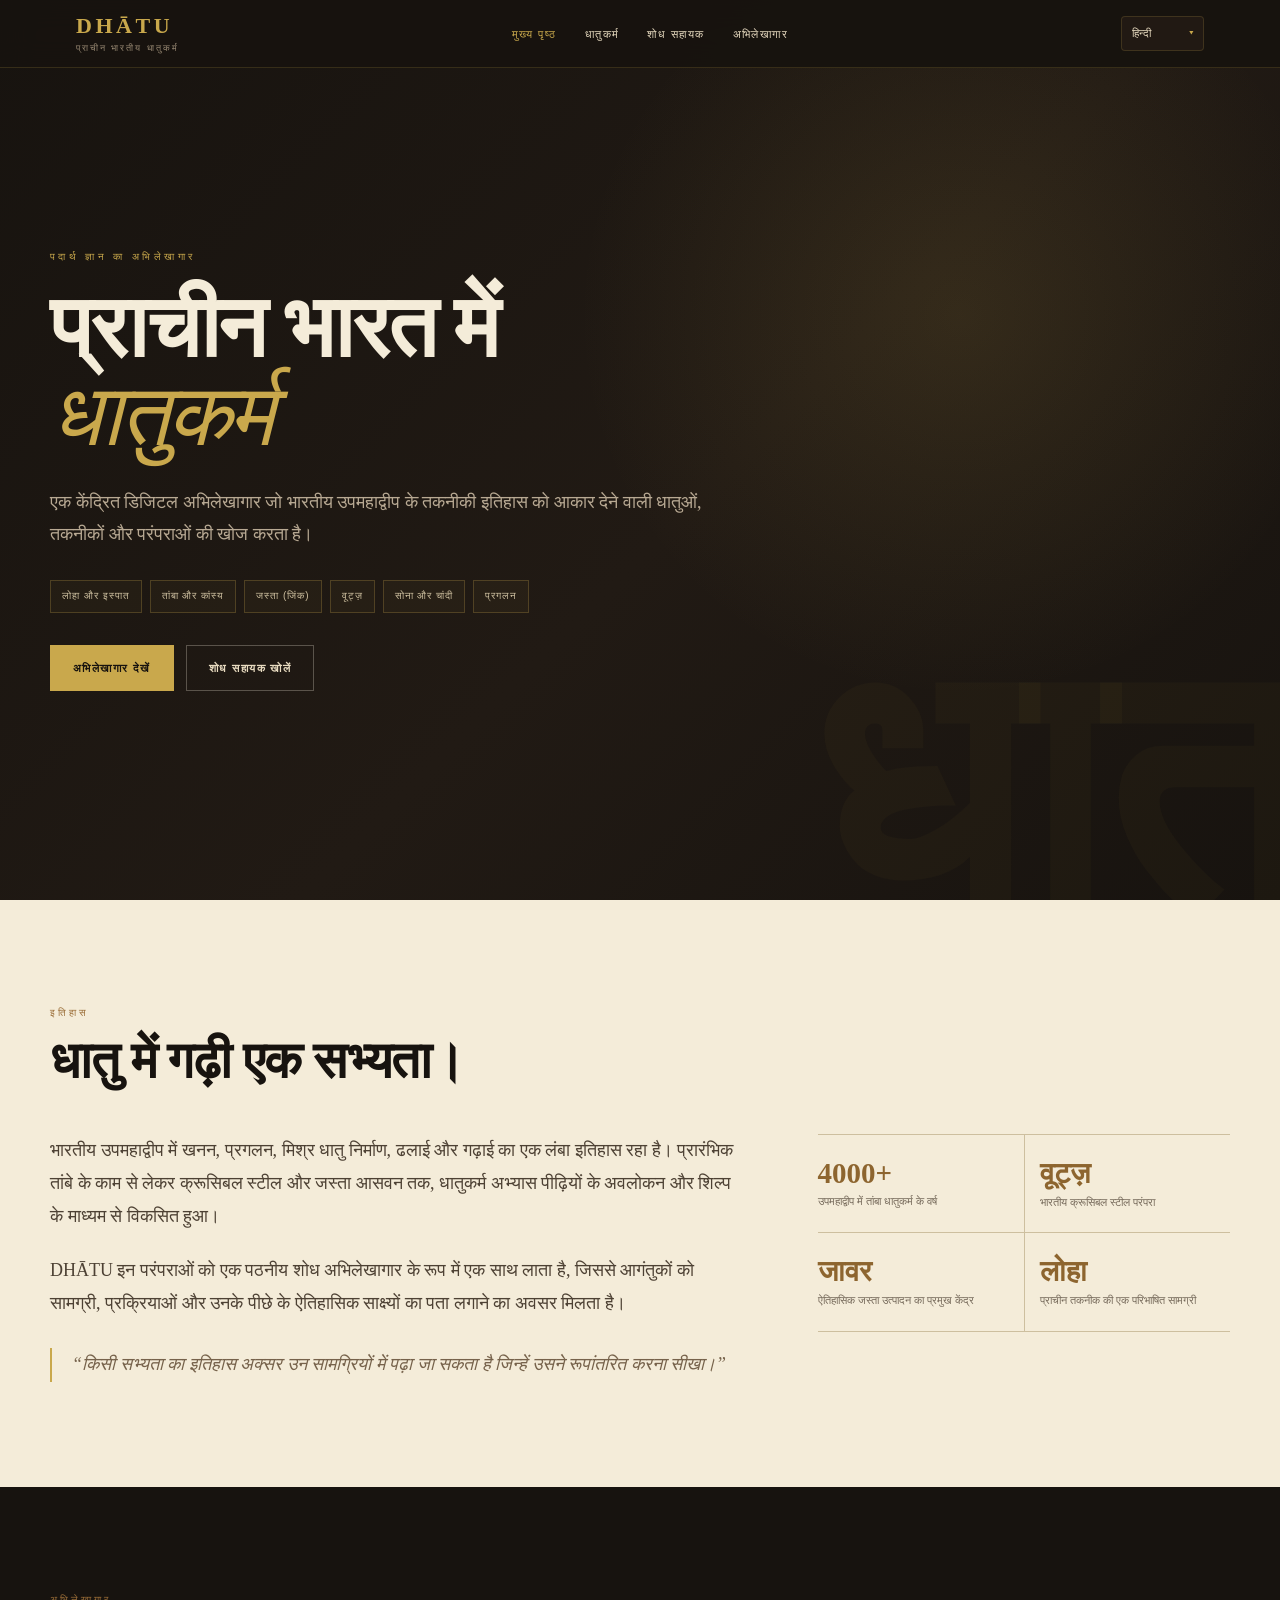
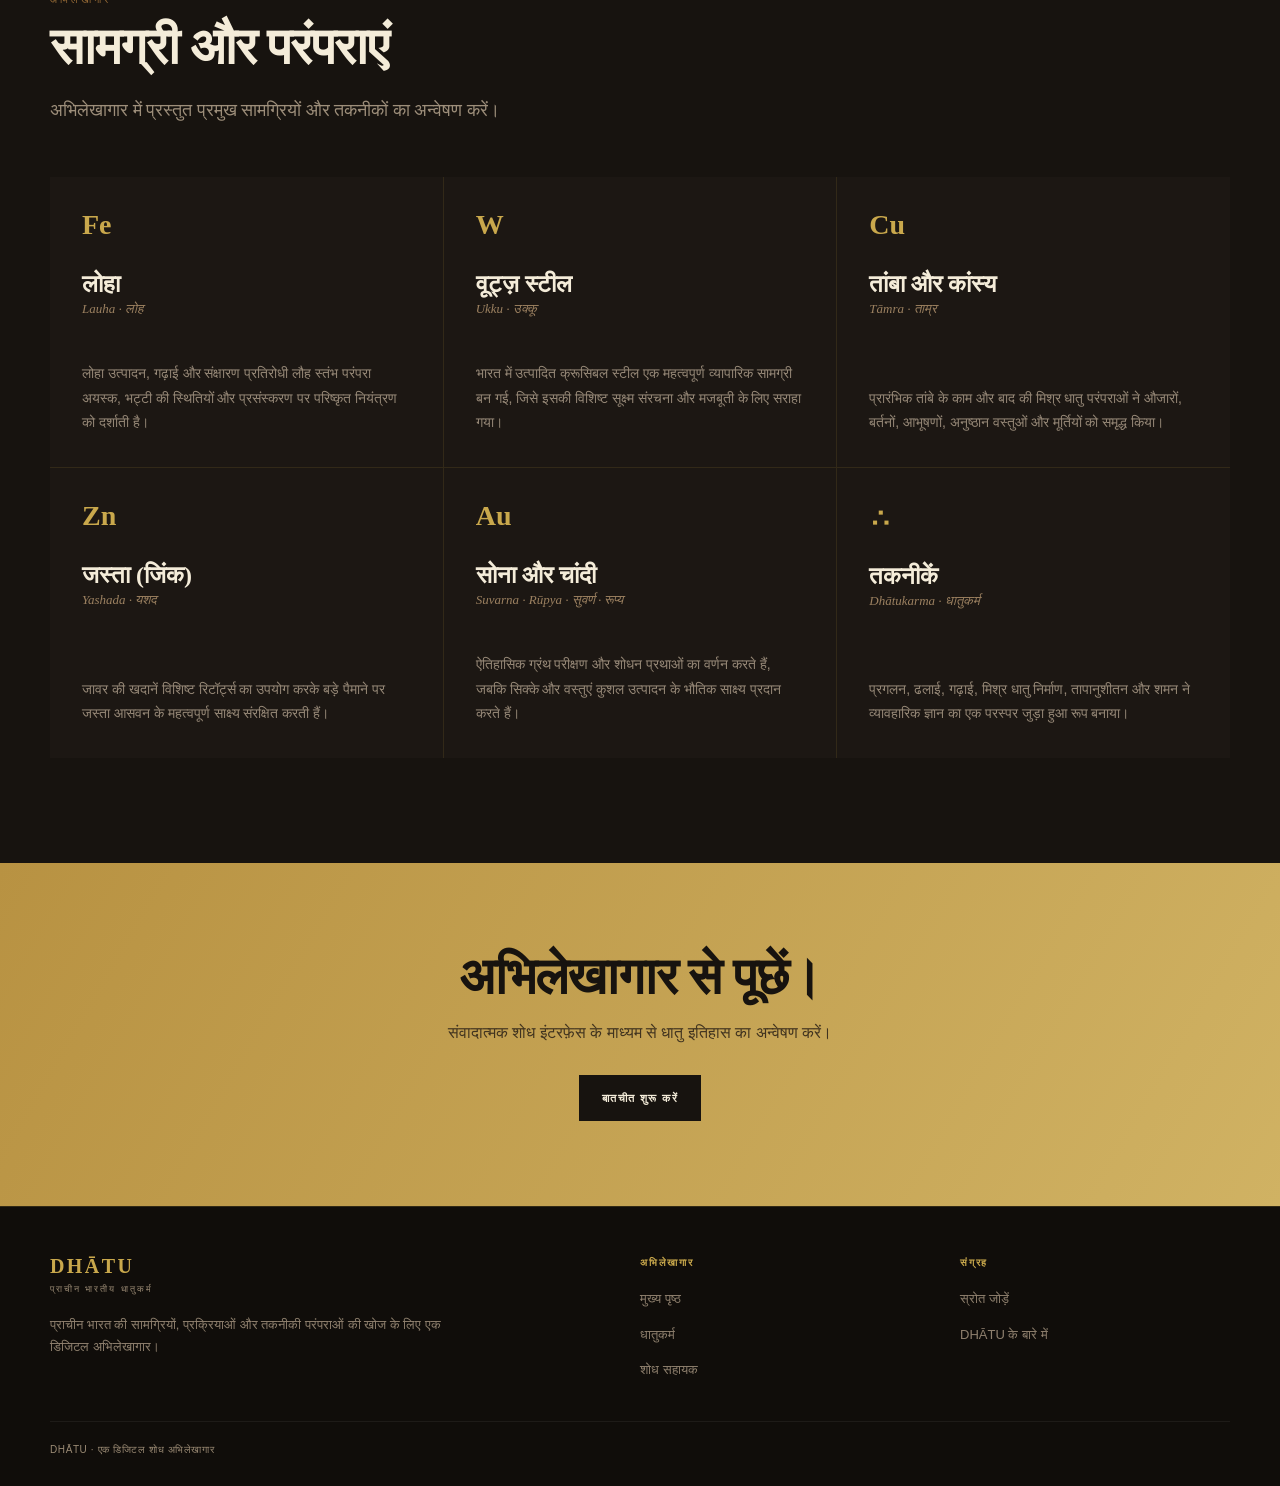
<file: src/main/resources/static/index.html>
<!doctype html>
<html lang="hi" xmlns:th="http://www.thymeleaf.org">
<head>
<meta charset="utf-8">
<meta name="viewport" content="width=device-width,initial-scale=1,maximum-scale=5">
<title id="metaTitle">धातु — प्राचीन भारतीय धातुकर्म</title>
<meta id="metaDesc" name="description" content="प्राचीन भारतीय धातुकर्म की खोज करने वाला एक इंटरैक्टिव अभिलेखागार।">
<style>
:root{
  --ink:#17130f;--ink-2:#211a14;--ink-3:#2d2117;
  --paper:#f4ecd9;--paper-2:#e8dbc0;--muted:#9a8a74;
  --gold:#c9a84c;--gold-2:#e2c875;--copper:#a86d45;
  --line:rgba(201,168,76,.18);--white:#fffaf0;
  --display:Georgia,"Times New Roman",serif;
  --body:"Trebuchet MS",Arial,sans-serif;
  --nav:68px;--ease:cubic-bezier(.2,.8,.2,1);
}
*{box-sizing:border-box;margin:0;padding:0}
html{scroll-behavior:smooth;-webkit-text-size-adjust:100%}
body{font-family:var(--body);background:var(--paper);color:var(--ink);line-height:1.65;overflow-x:hidden;max-width:100vw}
a{color:inherit;text-decoration:none}button,input,textarea,select{font:inherit}
button{cursor:pointer}::selection{background:var(--gold);color:var(--ink)}
:focus-visible{outline:2px solid var(--gold);outline-offset:3px}
.sr{position:absolute;width:1px;height:1px;overflow:hidden;clip:rect(0,0,0,0);white-space:nowrap}

.nav{position:fixed;z-index:1000;top:0;left:0;right:0;height:var(--nav);background:rgba(23,19,15,.96);backdrop-filter:blur(14px);border-bottom:1px solid var(--line)}
.nav-inner{height:100%;max-width:1180px;margin:auto;padding:0 26px;display:flex;align-items:center;justify-content:space-between;gap:18px}
.brand{display:flex;flex-direction:column;line-height:1;min-width:max-content}
.brand strong{font:700 22px/1 var(--display);letter-spacing:.16em;color:var(--gold)}
.brand span{font-size:9px;letter-spacing:.22em;text-transform:uppercase;color:var(--muted);margin-top:7px}
.nav-links{display:flex;align-items:center;gap:28px;list-style:none}
.nav-links a{font-size:11px;letter-spacing:.13em;text-transform:uppercase;color:var(--paper-2);transition:.2s;padding:6px 0}
.nav-links a:hover,.nav-links a[aria-current=page]{color:var(--gold)}
.nav-actions{display:flex;align-items:center;gap:10px}
.lang-wrap{position:relative}
.lang{appearance:none;-webkit-appearance:none;background:#211913;color:var(--paper-2);border:1px solid var(--line);padding:7px 28px 7px 10px;font-size:11px;border-radius:4px;cursor:pointer}
.lang-wrap::after{content:"▾";position:absolute;right:9px;top:50%;transform:translateY(-50%);color:var(--gold);pointer-events:none;font-size:10px}
.lang option{background:#1a1410;color:var(--paper)}
.hamb{display:none;background:none;border:0;padding:8px;cursor:pointer;color:var(--paper-2)}
.hamb i{display:block;width:22px;height:2px;background:var(--paper-2);margin:4px 0;transition:.25s}
.drawer{display:none;position:fixed;z-index:999;top:var(--nav);left:0;right:0;background:rgba(23,19,15,.98);border-bottom:1px solid var(--line);padding:24px 20px;box-shadow:0 12px 30px rgba(0,0,0,.5)}
.drawer.open{display:block;animation:drawerIn .22s ease-out}
.drawer ul{list-style:none;display:grid;gap:16px}
.drawer a{color:var(--paper-2);font-size:14px;letter-spacing:.12em;text-transform:uppercase;display:block;padding:4px 0}
.drawer a:hover{color:var(--gold)}
@keyframes drawerIn{from{opacity:0;transform:translateY(-8px)}to{opacity:1;transform:none}}

.btn{display:inline-flex;align-items:center;justify-content:center;gap:9px;padding:13px 22px;border:1px solid transparent;font-size:11px;font-weight:700;letter-spacing:.13em;text-transform:uppercase;transition:transform .2s var(--ease),background .2s,border-color .2s;text-align:center}
.btn-gold{background:var(--gold);color:var(--ink);border-color:var(--gold)}
.btn-gold:hover{background:var(--gold-2);transform:translateY(-2px)}
.btn-outline{background:transparent;color:var(--paper-2);border-color:rgba(244,236,217,.28)}
.btn-outline:hover{border-color:var(--gold);color:var(--gold);transform:translateY(-2px)}

.footer{background:#100d0a;color:var(--muted);padding:48px 26px 28px;border-top:1px solid var(--line)}
.footer-inner{max-width:1180px;margin:auto}
.footer-grid{display:grid;grid-template-columns:2fr 1fr 1fr;gap:50px;padding-bottom:38px}
.footer h3{font:700 20px var(--display);letter-spacing:.12em;color:var(--gold);margin-bottom:4px}
.footer .sub{font-size:9px;letter-spacing:.22em;text-transform:uppercase;margin-bottom:17px}
.footer p,.footer a{font-size:13px;color:#8f806e}.footer p{max-width:400px;line-height:1.7}
.footer h4{font-size:10px;letter-spacing:.18em;text-transform:uppercase;color:var(--gold);margin-bottom:14px}
.footer ul{list-style:none;display:grid;gap:9px}
.footer a{transition:.2s}.footer a:hover{color:var(--paper-2)}
.footer-bottom{border-top:1px solid rgba(255,255,255,.06);padding-top:20px;font-size:10px;letter-spacing:.06em}

.home-hero{min-height:100vh;background:radial-gradient(circle at 75% 35%,rgba(201,168,76,.12),transparent 34%),linear-gradient(135deg,#17130f 0%,#211a14 55%,#17130f 100%);color:var(--paper);display:grid;place-items:center;position:relative;overflow:hidden;padding:120px 26px 80px}
.home-hero:before{content:"धातु";position:absolute;right:-2vw;bottom:-6vw;font:900 clamp(160px,28vw,400px)/1 var(--display);color:rgba(201,168,76,.035);pointer-events:none;user-select:none}
.hero-inner{max-width:1180px;width:100%;position:relative;z-index:1}
.eyebrow{font-size:10px;letter-spacing:.34em;text-transform:uppercase;color:var(--gold);margin-bottom:18px}
.hero-title{font:600 clamp(40px,6.8vw,92px)/1.02 var(--display);letter-spacing:-.025em;max-width:880px;word-break:break-word}
.hero-title em{font-weight:400;color:var(--gold);font-style:italic}
.hero-copy{max-width:690px;color:#b8a993;font:400 18px/1.75 Georgia,serif;margin:26px 0 30px}
.hero-tags{display:flex;flex-wrap:wrap;gap:8px;max-width:780px}
.hero-tags span{font-size:10px;letter-spacing:.1em;text-transform:uppercase;color:#cdbf9f;border:1px solid rgba(201,168,76,.25);background:rgba(201,168,76,.04);padding:7px 11px}
.hero-actions{display:flex;gap:12px;flex-wrap:wrap;margin-top:32px}

.section{padding:105px 26px}.section-inner{max-width:1180px;margin:auto}
.kicker{font-size:10px;letter-spacing:.3em;text-transform:uppercase;color:#9a6d37;margin-bottom:10px}
.title{font:600 clamp(32px,4vw,54px)/1.12 var(--display);letter-spacing:-.02em;margin-bottom:20px}
.lead{max-width:680px;color:#675948;font:18px/1.75 Georgia,serif}
.about-grid{display:grid;grid-template-columns:1.25fr .75fr;gap:80px;align-items:start;margin-top:45px}
.about-text{font:18px/1.85 Georgia,serif;color:#4d4134}
.about-text p+p{margin-top:20px}
.quote{margin-top:28px;padding-left:20px;border-left:2px solid var(--gold);font-style:italic;color:#76624b}
.stats{display:grid;grid-template-columns:1fr 1fr;border-top:1px solid #cdbf9f}
.stat{padding:22px 15px 22px 0;border-bottom:1px solid #cdbf9f}
.stat:nth-child(even){padding-left:15px;border-left:1px solid #cdbf9f}
.stat-num{font:600 29px var(--display);color:#8d652f}
.stat-label{font-size:11px;color:#766a5b;margin-top:4px;line-height:1.4}

.metal-section{background:var(--ink);color:var(--paper)}
.metal-section .title{color:var(--paper)}
.metal-section .lead{color:#9d8e7a}
.metal-grid{display:grid;grid-template-columns:repeat(3,1fr);gap:1px;background:rgba(201,168,76,.15);margin-top:50px}
.metal-card{background:#1c1713;padding:32px;min-height:290px;transition:.25s;display:flex;flex-direction:column}
.metal-card:hover{background:#241c15;transform:translateY(-3px)}
.symbol{font:600 28px var(--display);color:var(--gold);margin-bottom:30px}
.metal-card h3{font:600 24px var(--display);margin-bottom:3px}
.metal-card .native{font:italic 13px Georgia;color:#9b8060;margin-bottom:14px}
.metal-card p.card-desc{font:14px/1.75 Arial,sans-serif;color:#968877;margin-top:auto}

.cta{background:linear-gradient(120deg,#b89242,#d0b263);padding:85px 26px;text-align:center}
.cta .title{color:var(--ink);max-width:700px;margin:0 auto 15px}
.cta p{max-width:650px;margin:0 auto 28px;color:#40331f;font-size:16px}
.cta .btn{background:var(--ink);color:var(--paper);border-color:var(--ink)}
.cta .btn:hover{background:#281e15;border-color:#281e15;transform:translateY(-2px)}

@media(max-width:860px){
  :root{--nav:60px}
  .nav-links{display:none}
  .hamb{display:block}
  .nav-inner{padding:0 18px}
  .brand strong{font-size:19px}
  .brand span{font-size:8px}
  .about-grid{grid-template-columns:1fr;gap:40px}
  .metal-grid{grid-template-columns:1fr}
  .home-hero{padding:100px 18px 60px}
  .section{padding:70px 18px}
  .hero-copy{font-size:16px;margin:20px 0 24px}
  .hero-title{font-size:clamp(36px,9.5vw,60px);line-height:1.08}
  .footer-grid{grid-template-columns:1fr;gap:28px}
  .cta{padding:60px 18px}
}
@media(max-width:480px){
  .hero-actions{flex-direction:column;width:100%}
  .hero-actions .btn{width:100%}
  .stats{grid-template-columns:1fr}
  .stat:nth-child(even){padding-left:0;border-left:none}
  .stat{padding:16px 0}
}
</style>
</head>
<body>

<nav class="nav" aria-label="Main navigation">
  <div class="nav-inner">
    <a class="brand" href="index.html" aria-label="DHĀTU home">
      <strong>DHĀTU</strong>
      <span id="navSub">Ancient Indian Metallurgy</span>
    </a>
    <ul class="nav-links">
      <li><a href="index.html" data-page="home" id="navHome">Home</a></li>
      <li><a href="index.html#metallurgy" id="navMetallurgy">Metallurgy</a></li>
      <li><a href="chat.html" data-page="chat" id="navChat">Research Assistant</a></li>
      <li><a href="admin.html" data-page="admin" id="navAdmin">Archive</a></li>
    </ul>
    <div class="nav-actions">
      <div class="lang-wrap">
        <label class="sr" for="lang">Language</label>
        <select class="lang" id="lang" aria-label="Select Language">
          <option value="hi">हिन्दी</option>
          <option value="en">English</option>
          <option value="mr">मराठी</option>
          <option value="fr">Français</option>
        </select>
      </div>
      <button class="hamb" id="hamb" aria-label="Open menu" aria-expanded="false"><i></i><i></i><i></i></button>
    </div>
  </div>
</nav>

<div class="drawer" id="drawer">
  <ul>
    <li><a href="index.html" id="drawerHome">Home</a></li>
    <li><a href="index.html#metallurgy" id="drawerMetallurgy">Metallurgy</a></li>
    <li><a href="chat.html" id="drawerChat">Research Assistant</a></li>
    <li><a href="admin.html" id="drawerAdmin">Archive</a></li>
  </ul>
</div>

<main>
<section class="home-hero">
  <div class="hero-inner">
    <div class="eyebrow" id="heroEyebrow">An Archive of Material Knowledge</div>
    <h1 class="hero-title" id="heroTitle">Metallurgy in<br><em>Ancient India</em></h1>
    <p class="hero-copy" id="heroCopy">A focused digital archive exploring the metals, techniques and traditions that shaped the technological history of the Indian subcontinent.</p>
    <div class="hero-tags" id="heroTags">
      <span>Iron & Steel</span>
      <span>Copper & Bronze</span>
      <span>Zinc</span>
      <span>Wootz</span>
      <span>Gold & Silver</span>
      <span>Smelting</span>
    </div>
    <div class="hero-actions">
      <a class="btn btn-gold" href="#metallurgy" id="heroBtnExplore">Explore the Archive</a>
      <a class="btn btn-outline" href="chat.html" id="heroBtnChat">Open Research Assistant</a>
    </div>
  </div>
</section>

<section class="section" id="about">
  <div class="section-inner">
    <div class="kicker" id="storyKicker">The Story</div>
    <h2 class="title" id="storyTitle">A civilisation forged in metal.</h2>
    <div class="about-grid">
      <div class="about-text">
        <p id="storyP1">The Indian subcontinent has a long record of mining, smelting, alloying, casting and forging. From early copper working to crucible steel and zinc distillation, metallurgical practice developed through generations of observation and craft.</p>
        <p id="storyP2">DHĀTU brings these traditions together as a readable research archive, giving visitors a place to explore the materials, processes and historical evidence behind them.</p>
        <div class="quote" id="storyQuote">“The history of a civilisation can often be read in the materials it learned to transform.”</div>
      </div>
      <div class="stats">
        <div class="stat"><div class="stat-num" id="statNum1">4000+</div><div class="stat-label" id="statLabel1">Years of copper metallurgy in the subcontinent</div></div>
        <div class="stat"><div class="stat-num" id="statNum2">Wootz</div><div class="stat-label" id="statLabel2">Indian crucible steel tradition</div></div>
        <div class="stat"><div class="stat-num" id="statNum3">Zawar</div><div class="stat-label" id="statLabel3">Major centre of historic zinc production</div></div>
        <div class="stat"><div class="stat-num" id="statNum4">Iron</div><div class="stat-label" id="statLabel4">A defining material of ancient technology</div></div>
      </div>
    </div>
  </div>
</section>

<section class="section metal-section" id="metallurgy">
  <div class="section-inner">
    <div class="kicker" id="archiveKicker">The Archive</div>
    <h2 class="title" id="archiveTitle">Materials & Traditions</h2>
    <p class="lead" id="archiveLead">Explore the principal materials and techniques represented in the archive.</p>
    <div class="metal-grid">
      <article class="metal-card">
        <div class="symbol">Fe</div>
        <h3 id="metalIronTitle">Iron</h3>
        <div class="native" id="metalIronSub">Lauha · लोह</div>
        <p class="card-desc" id="metalIronDesc">Iron production, forging and the corrosion-resistant Iron Pillar tradition reveal sophisticated control of ore, furnace conditions and processing.</p>
      </article>
      <article class="metal-card">
        <div class="symbol">W</div>
        <h3 id="metalWootzTitle">Wootz Steel</h3>
        <div class="native" id="metalWootzSub">Ukku · उक्कू</div>
        <p class="card-desc" id="metalWootzDesc">Crucible steel produced in India became an important traded material, celebrated for its distinctive microstructure and performance.</p>
      </article>
      <article class="metal-card">
        <div class="symbol">Cu</div>
        <h3 id="metalCopperTitle">Copper & Bronze</h3>
        <div class="native" id="metalCopperSub">Tāmra · ताम्र</div>
        <p class="card-desc" id="metalCopperDesc">Early copper working and later alloying traditions supported tools, vessels, ornaments, ritual objects and sculpture.</p>
      </article>
      <article class="metal-card">
        <div class="symbol">Zn</div>
        <h3 id="metalZincTitle">Zinc</h3>
        <div class="native" id="metalZincSub">Yashada · यशद</div>
        <p class="card-desc" id="metalZincDesc">The mines of Zawar preserve important evidence for large-scale zinc distillation using specialised retorts.</p>
      </article>
      <article class="metal-card">
        <div class="symbol">Au</div>
        <h3 id="metalGoldTitle">Gold & Silver</h3>
        <div class="native" id="metalGoldSub">Suvarna · Rūpya · सुवर्ण · रूप्य</div>
        <p class="card-desc" id="metalGoldDesc">Historical texts describe assaying and refining practices, while coins and objects provide material evidence of skilled production.</p>
      </article>
      <article class="metal-card">
        <div class="symbol">∴</div>
        <h3 id="metalTechTitle">Techniques</h3>
        <div class="native" id="metalTechSub">Dhātukarma · धातुकर्म</div>
        <p class="card-desc" id="metalTechDesc">Smelting, casting, forging, alloying, annealing and quenching formed an interconnected body of practical knowledge.</p>
      </article>
    </div>
  </div>
</section>

<section class="cta">
  <h2 class="title" id="ctaTitle">Ask the archive.</h2>
  <p id="ctaLead">Explore the material history through a conversational research interface.</p>
  <a class="btn" href="chat.html" id="ctaBtn">Start a Conversation</a>
</section>
</main>

<footer class="footer">
  <div class="footer-inner">
    <div class="footer-grid">
      <div>
        <h3>DHĀTU</h3>
        <div class="sub" id="footerSub">Ancient Indian Metallurgy</div>
        <p id="footerDesc">A digital archive for exploring the materials, processes and technological traditions of ancient India.</p>
      </div>
      <div>
        <h4 id="footerArchiveHead">Archive</h4>
        <ul>
          <li><a href="index.html" id="footerNavHome">Home</a></li>
          <li><a href="#metallurgy" id="footerNavMetallurgy">Metallurgy</a></li>
          <li><a href="chat.html" id="footerNavChat">Research Assistant</a></li>
        </ul>
      </div>
      <div>
        <h4 id="footerCollectionHead">Collection</h4>
        <ul>
          <li><a href="admin.html" id="footerNavAdmin">Add a Source</a></li>
          <li><a href="#about" id="footerNavAbout">About DHĀTU</a></li>
        </ul>
      </div>
    </div>
    <div class="footer-bottom" id="footerBottom">DHĀTU · A digital research archive</div>
  </div>
</footer>

<script>
const TRANSLATIONS = {
  hi: {
    metaTitle: "धातु — प्राचीन भारतीय धातुकर्म",
    metaDesc: "प्राचीन भारतीय धातुकर्म की खोज करने वाला एक इंटरैक्टिव अभिलेखागार।",
    navSub: "प्राचीन भारतीय धातुकर्म",
    navHome: "मुख्य पृष्ठ",
    navMetallurgy: "धातुकर्म",
    navChat: "शोध सहायक",
    navAdmin: "अभिलेखागार",
    heroEyebrow: "पदार्थ ज्ञान का अभिलेखागार",
    heroTitle: "प्राचीन भारत में<br><em>धातुकर्म</em>",
    heroCopy: "एक केंद्रित डिजिटल अभिलेखागार जो भारतीय उपमहाद्वीप के तकनीकी इतिहास को आकार देने वाली धातुओं, तकनीकों और परंपराओं की खोज करता है।",
    heroTags: ["लोहा और इस्पात","तांबा और कांस्य","जस्ता (जिंक)","वूट्ज़","सोना और चांदी","प्रगलन"],
    heroBtnExplore: "अभिलेखागार देखें",
    heroBtnChat: "शोध सहायक खोलें",
    storyKicker: "इतिहास",
    storyTitle: "धातु में गढ़ी एक सभ्यता।",
    storyP1: "भारतीय उपमहाद्वीप में खनन, प्रगलन, मिश्र धातु निर्माण, ढलाई और गढ़ाई का एक लंबा इतिहास रहा है। प्रारंभिक तांबे के काम से लेकर क्रूसिबल स्टील और जस्ता आसवन तक, धातुकर्म अभ्यास पीढ़ियों के अवलोकन और शिल्प के माध्यम से विकसित हुआ।",
    storyP2: "DHĀTU इन परंपराओं को एक पठनीय शोध अभिलेखागार के रूप में एक साथ लाता है, जिससे आगंतुकों को सामग्री, प्रक्रियाओं और उनके पीछे के ऐतिहासिक साक्ष्यों का पता लगाने का अवसर मिलता है।",
    storyQuote: "“किसी सभ्यता का इतिहास अक्सर उन सामग्रियों में पढ़ा जा सकता है जिन्हें उसने रूपांतरित करना सीखा।”",
    statNum1: "4000+",
    statLabel1: "उपमहाद्वीप में तांबा धातुकर्म के वर्ष",
    statNum2: "वूट्ज़",
    statLabel2: "भारतीय क्रूसिबल स्टील परंपरा",
    statNum3: "जावर",
    statLabel3: "ऐतिहासिक जस्ता उत्पादन का प्रमुख केंद्र",
    statNum4: "लोहा",
    statLabel4: "प्राचीन तकनीक की एक परिभाषित सामग्री",
    archiveKicker: "अभिलेखागार",
    archiveTitle: "सामग्री और परंपराएं",
    archiveLead: "अभिलेखागार में प्रस्तुत प्रमुख सामग्रियों और तकनीकों का अन्वेषण करें।",
    metalIronTitle: "लोहा",
    metalIronSub: "Lauha · लोह",
    metalIronDesc: "लोहा उत्पादन, गढ़ाई और संक्षारण प्रतिरोधी लौह स्तंभ परंपरा अयस्क, भट्टी की स्थितियों और प्रसंस्करण पर परिष्कृत नियंत्रण को दर्शाती है।",
    metalWootzTitle: "वूट्ज़ स्टील",
    metalWootzSub: "Ukku · उक्कू",
    metalWootzDesc: "भारत में उत्पादित क्रूसिबल स्टील एक महत्वपूर्ण व्यापारिक सामग्री बन गई, जिसे इसकी विशिष्ट सूक्ष्म संरचना और मजबूती के लिए सराहा गया।",
    metalCopperTitle: "तांबा और कांस्य",
    metalCopperSub: "Tāmra · ताम्र",
    metalCopperDesc: "प्रारंभिक तांबे के काम और बाद की मिश्र धातु परंपराओं ने औजारों, बर्तनों, आभूषणों, अनुष्ठान वस्तुओं और मूर्तियों को समृद्ध किया।",
    metalZincTitle: "जस्ता (जिंक)",
    metalZincSub: "Yashada · यशद",
    metalZincDesc: "जावर की खदानें विशिष्ट रिटॉर्ट्स का उपयोग करके बड़े पैमाने पर जस्ता आसवन के महत्वपूर्ण साक्ष्य संरक्षित करती हैं।",
    metalGoldTitle: "सोना और चांदी",
    metalGoldSub: "Suvarna · Rūpya · सुवर्ण · रूप्य",
    metalGoldDesc: "ऐतिहासिक ग्रंथ परीक्षण और शोधन प्रथाओं का वर्णन करते हैं, जबकि सिक्के और वस्तुएं कुशल उत्पादन के भौतिक साक्ष्य प्रदान करते हैं।",
    metalTechTitle: "तकनीकें",
    metalTechSub: "Dhātukarma · धातुकर्म",
    metalTechDesc: "प्रगलन, ढलाई, गढ़ाई, मिश्र धातु निर्माण, तापानुशीतन और शमन ने व्यावहारिक ज्ञान का एक परस्पर जुड़ा हुआ रूप बनाया।",
    ctaTitle: "अभिलेखागार से पूछें।",
    ctaLead: "संवादात्मक शोध इंटरफ़ेस के माध्यम से धातु इतिहास का अन्वेषण करें।",
    ctaBtn: "बातचीत शुरू करें",
    footerSub: "प्राचीन भारतीय धातुकर्म",
    footerDesc: "प्राचीन भारत की सामग्रियों, प्रक्रियाओं और तकनीकी परंपराओं की खोज के लिए एक डिजिटल अभिलेखागार।",
    footerArchiveHead: "अभिलेखागार",
    footerCollectionHead: "संग्रह",
    footerNavAdmin: "स्रोत जोड़ें",
    footerNavAbout: "DHĀTU के बारे में",
    footerBottom: "DHĀTU · एक डिजिटल शोध अभिलेखागार"
  },
  en: {
    metaTitle: "DHĀTU — Ancient Indian Metallurgy",
    metaDesc: "An interactive archive exploring ancient Indian metallurgy.",
    navSub: "Ancient Indian Metallurgy",
    navHome: "Home",
    navMetallurgy: "Metallurgy",
    navChat: "Research Assistant",
    navAdmin: "Archive",
    heroEyebrow: "An Archive of Material Knowledge",
    heroTitle: "Metallurgy in<br><em>Ancient India</em>",
    heroCopy: "A focused digital archive exploring the metals, techniques and traditions that shaped the technological history of the Indian subcontinent.",
    heroTags: ["Iron & Steel","Copper & Bronze","Zinc","Wootz","Gold & Silver","Smelting"],
    heroBtnExplore: "Explore the Archive",
    heroBtnChat: "Open Research Assistant",
    storyKicker: "The Story",
    storyTitle: "A civilisation forged in metal.",
    storyP1: "The Indian subcontinent has a long record of mining, smelting, alloying, casting and forging. From early copper working to crucible steel and zinc distillation, metallurgical practice developed through generations of observation and craft.",
    storyP2: "DHĀTU brings these traditions together as a readable research archive, giving visitors a place to explore the materials, processes and historical evidence behind them.",
    storyQuote: "“The history of a civilisation can often be read in the materials it learned to transform.”",
    statNum1: "4000+",
    statLabel1: "Years of copper metallurgy in the subcontinent",
    statNum2: "Wootz",
    statLabel2: "Indian crucible steel tradition",
    statNum3: "Zawar",
    statLabel3: "Major centre of historic zinc production",
    statNum4: "Iron",
    statLabel4: "A defining material of ancient technology",
    archiveKicker: "The Archive",
    archiveTitle: "Materials & Traditions",
    archiveLead: "Explore the principal materials and techniques represented in the archive.",
    metalIronTitle: "Iron",
    metalIronSub: "Lauha · लोह",
    metalIronDesc: "Iron production, forging and the corrosion-resistant Iron Pillar tradition reveal sophisticated control of ore, furnace conditions and processing.",
    metalWootzTitle: "Wootz Steel",
    metalWootzSub: "Ukku",
    metalWootzDesc: "Crucible steel produced in India became an important traded material, celebrated for its distinctive microstructure and performance.",
    metalCopperTitle: "Copper & Bronze",
    metalCopperSub: "Tāmra · ताम्र",
    metalCopperDesc: "Early copper working and later alloying traditions supported tools, vessels, ornaments, ritual objects and sculpture.",
    metalZincTitle: "Zinc",
    metalZincSub: "Yashada · यशद",
    metalZincDesc: "The mines of Zawar preserve important evidence for large-scale zinc distillation using specialised retorts.",
    metalGoldTitle: "Gold & Silver",
    metalGoldSub: "Suvarna · Rūpya",
    metalGoldDesc: "Historical texts describe assaying and refining practices, while coins and objects provide material evidence of skilled production.",
    metalTechTitle: "Techniques",
    metalTechSub: "Dhātukarma · धातुकर्म",
    metalTechDesc: "Smelting, casting, forging, alloying, annealing and quenching formed an interconnected body of practical knowledge.",
    ctaTitle: "Ask the archive.",
    ctaLead: "Explore the material history through a conversational research interface.",
    ctaBtn: "Start a Conversation",
    footerSub: "Ancient Indian Metallurgy",
    footerDesc: "A digital archive for exploring the materials, processes and technological traditions of ancient India.",
    footerArchiveHead: "Archive",
    footerCollectionHead: "Collection",
    footerNavAdmin: "Add a Source",
    footerNavAbout: "About DHĀTU",
    footerBottom: "DHĀTU · A digital research archive"
  },
  mr: {
    metaTitle: "धातू — प्राचीन भारतीय धातुकर्म",
    metaDesc: "प्राचीन भारतीय धातुकर्माचा अभ्यास करणारे डिजिटल संशोधन संग्रहालय.",
    navSub: "प्राचीन भारतीय धातुकर्म",
    navHome: "मुख्य पृष्ठ",
    navMetallurgy: "धातुकर्म",
    navChat: "संशोधन सहाय्यक",
    navAdmin: "संग्रह",
    heroEyebrow: "पदार्थ ज्ञानाचा संग्रह",
    heroTitle: "प्राचीन भारतात<br><em>धातुकर्म</em>",
    heroCopy: "भारतीय उपखंडाचा तांत्रिक इतिहास घडवणाऱ्या धातू, तंत्रज्ञान आणि परंपरांचा शोध घेणारा डिजिटल संग्रह.",
    heroTags: ["लोखंड आणि पोलाद","तांबे आणि कांस्य","जस्त (झिंक)","वुट्झ","सोने आणि चांदी","वितळवणे"],
    heroBtnExplore: "संग्रह पहा",
    heroBtnChat: "संशोधन सहाय्यक उघडा",
    storyKicker: "इतिहास",
    storyTitle: "धातूमध्ये घडलेली एक संस्कृती.",
    storyP1: "भारतीय उपखंडात खाणकाम, वितळवणे, मिश्रधातू निर्मिती आणि घडणीचा समृद्ध इतिहास आहे.",
    storyP2: "DHĀTU या सर्व परंपरांना एका संशोधन संग्रहाच्या रूपात एकत्र आणते.",
    storyQuote: "“एखाद्या संस्कृतीचा इतिहास तिने रूपांतरित केलेल्या पदार्थांवरून ओळखता येतो.”",
    statNum1: "4000+",
    statLabel1: "उपखंडातील तांबे धातुकर्माची वर्षे",
    statNum2: "वुट्झ",
    statLabel2: "भारतीय क्रूसिबल स्टील परंपरा",
    statNum3: "जावर",
    statLabel3: "ऐतिहासिक जस्त उत्पादनाचे प्रमुख केंद्र",
    statNum4: "लोखंड",
    statLabel4: "प्राचीन तंत्रज्ञानाचा पाया",
    archiveKicker: "संग्रह",
    archiveTitle: "साहित्य आणि परंपरा",
    archiveLead: "संग्रहातील प्रमुख धातू आणि तंत्रज्ञानाचा शोध घ्या.",
    metalIronTitle: "लोखंड",
    metalIronSub: "Lauha · लोह",
    metalIronDesc: "लोह उत्पादन, घडणी आणि गंज-प्रतिरोधक लोहस्तंभ परंपरा प्राचीन कौशल्याचे दर्शन घडवते.",
    metalWootzTitle: "वुट्झ स्टील",
    metalWootzSub: "Ukku · उक्कू",
    metalWootzDesc: "भारतात तयार झालेले क्रूसिबल स्टील आपल्या अद्वितीय रचनेसाठी जगभर प्रसिद्ध होते.",
    metalCopperTitle: "तांबे आणि कांस्य",
    metalCopperSub: "Tāmra · ताम्र",
    metalCopperDesc: "तांब्याचे सुरुवातीचे काम आणि मिश्रधातू परंपरांनी हत्यारे आणि शिल्पकलेला समृद्ध केले.",
    metalZincTitle: "जस्त (झिंक)",
    metalZincSub: "Yashada · यशद",
    metalZincDesc: "जावरच्या खाणी मोठ्या प्रमाणावर जस्त शुद्धीकरणाचे पुरावे दर्शवतात.",
    metalGoldTitle: "सोने आणि चांदी",
    metalGoldSub: "Suvarna · Rūpya",
    metalGoldDesc: "प्राचीन ग्रंथांमध्ये धातू शुद्धीकरणाचे नियम आणि नाण्यांचे पुरावे उपलब्ध आहेत.",
    metalTechTitle: "तंत्रज्ञान",
    metalTechSub: "Dhātukarma · धातुकर्म",
    metalTechDesc: "वितळवणे, ओतकाम, घडणी आणि शमन हे सर्व व्यावहारिक ज्ञानाचा भाग होते.",
    ctaTitle: "संग्रहाला विचारा.",
    ctaLead: "संवादात्मक संशोधन प्रणालीद्वारे इतिहास जाणून घ्या.",
    ctaBtn: "संभाषण सुरू करा",
    footerSub: "प्राचीन भारतीय धातुकर्म",
    footerDesc: "प्राचीन भारताच्या तांत्रिक परंपरांचा शोध घेणारा डिजिटल संग्रह.",
    footerArchiveHead: "संग्रह",
    footerCollectionHead: "विभाग",
    footerNavAdmin: "दस्तऐवज जोडा",
    footerNavAbout: "DHĀTU बद्दल",
    footerBottom: "DHĀTU · डिजिटल संशोधन संग्रह"
  },
  fr: {
    metaTitle: "DHĀTU — Métallurgie de l'Inde Ancienne",
    metaDesc: "Une archive interactive explorant la métallurgie de l'Inde ancienne.",
    navSub: "Métallurgie de l'Inde Ancienne",
    navHome: "Accueil",
    navMetallurgy: "Métallurgie",
    navChat: "Assistant de Recherche",
    navAdmin: "Archives",
    heroEyebrow: "Une Archive du Savoir Matériel",
    heroTitle: "La Métallurgie dans<br><em>l'Inde Ancienne</em>",
    heroCopy: "Une archive numérique explorant les métaux, techniques et traditions qui ont façonné l'histoire technologique du sous-continent indien.",
    heroTags: ["Fer & Acier","Cuivre & Bronze","Zinc","Wootz","Or & Argent","Fonte"],
    heroBtnExplore: "Explorer l'Archive",
    heroBtnChat: "Ouvrir l'Assistant",
    storyKicker: "L'Histoire",
    storyTitle: "Une civilisation forgée dans le métal.",
    storyP1: "Le sous-continent indien possède une longue tradition d'extraction, de fonte, d'alliage et de forge.",
    storyP2: "DHĀTU rassemble ces traditions sous forme d'une archive de recherche accessible.",
    storyQuote: "“L'histoire d'une civilisation se lit souvent dans les matériaux qu'elle a appris à transformer.”",
    statNum1: "4000+",
    statLabel1: "Années de métallurgie du cuivre",
    statNum2: "Wootz",
    statLabel2: "Tradition indienne de l'acier au creuset",
    statNum3: "Zawar",
    statLabel3: "Centre historique de distillation du zinc",
    statNum4: "Fer",
    statLabel4: "Matériau emblématique des technologies anciennes",
    archiveKicker: "Les Archives",
    archiveTitle: "Matériaux & Traditions",
    archiveLead: "Découvrez les principaux matériaux et techniques présentés dans l'archive.",
    metalIronTitle: "Fer",
    metalIronSub: "Lauha · Fer",
    metalIronDesc: "La production et le célèbre pilier de fer résistant à la corrosion témoignent d'une grande maîtrise.",
    metalWootzTitle: "Acier Wootz",
    metalWootzSub: "Ukku",
    metalWootzDesc: "L'acier au creuset produit en Inde était célèbre pour sa microstructure distinctive.",
    metalCopperTitle: "Cuivre & Bronze",
    metalCopperSub: "Tāmra · Cuivre",
    metalCopperDesc: "Le travail du cuivre a permis la création d'outils, récipients et sculptures remarquables.",
    metalZincTitle: "Zinc",
    metalZincSub: "Yashada · Zinc",
    metalZincDesc: "Les mines de Zawar conservent les preuves d'une distillation du zinc à grande échelle.",
    metalGoldTitle: "Or & Argent",
    metalGoldSub: "Suvarna · Rūpya",
    metalGoldDesc: "Les textes historiques décrivent les procédés de raffinage et d'orfèvrerie.",
    metalTechTitle: "Techniques",
    metalTechSub: "Dhātukarma · Métallurgie",
    metalTechDesc: "Fonte, moulage, forge, trempe et alliage formaient un savoir pratique interconnecté.",
    ctaTitle: "Interrogez l'archive.",
    ctaLead: "Explorez l'histoire matérielle à travers une interface conversationnelle.",
    ctaBtn: "Démarrer une Conversation",
    footerSub: "Métallurgie de l'Inde Ancienne",
    footerDesc: "Une archive numérique pour explorer les traditions technologiques de l'Inde ancienne.",
    footerArchiveHead: "Archives",
    footerCollectionHead: "Collection",
    footerNavAdmin: "Ajouter une Source",
    footerNavAbout: "À propos de DHĀTU",
    footerBottom: "DHĀTU · Archive numérique de recherche"
  }
};

function applyLanguage(lang){
  const t = TRANSLATIONS[lang] || TRANSLATIONS.hi;
  document.documentElement.lang = lang;
  localStorage.setItem('dhatu_lang', lang);

  document.title = t.metaTitle;
  const metaDesc = document.getElementById('metaDesc');
  if(metaDesc) metaDesc.content = t.metaDesc;

  const setHtml = (id, val) => { const el = document.getElementById(id); if(el && val !== undefined) el.innerHTML = val; };
  const setText = (id, val) => { const el = document.getElementById(id); if(el && val !== undefined) el.textContent = val; };

  setText('navSub', t.navSub);
  setText('navHome', t.navHome);
  setText('navMetallurgy', t.navMetallurgy);
  setText('navChat', t.navChat);
  setText('navAdmin', t.navAdmin);

  setText('drawerHome', t.navHome);
  setText('drawerMetallurgy', t.navMetallurgy);
  setText('drawerChat', t.navChat);
  setText('drawerAdmin', t.navAdmin);

  setText('heroEyebrow', t.heroEyebrow);
  setHtml('heroTitle', t.heroTitle);
  setText('heroCopy', t.heroCopy);
  setText('heroBtnExplore', t.heroBtnExplore);
  setText('heroBtnChat', t.heroBtnChat);

  const heroTags = document.getElementById('heroTags');
  if(heroTags && t.heroTags){
    heroTags.innerHTML = t.heroTags.map(tag => `<span>${tag}</span>`).join('');
  }

  setText('storyKicker', t.storyKicker);
  setText('storyTitle', t.storyTitle);
  setText('storyP1', t.storyP1);
  setText('storyP2', t.storyP2);
  setText('storyQuote', t.storyQuote);
  setText('statNum1', t.statNum1);
  setText('statLabel1', t.statLabel1);
  setText('statNum2', t.statNum2);
  setText('statLabel2', t.statLabel2);
  setText('statNum3', t.statNum3);
  setText('statLabel3', t.statLabel3);
  setText('statNum4', t.statNum4);
  setText('statLabel4', t.statLabel4);

  setText('archiveKicker', t.archiveKicker);
  setText('archiveTitle', t.archiveTitle);
  setText('archiveLead', t.archiveLead);

  setText('metalIronTitle', t.metalIronTitle);
  setText('metalIronSub', t.metalIronSub);
  setText('metalIronDesc', t.metalIronDesc);

  setText('metalWootzTitle', t.metalWootzTitle);
  setText('metalWootzSub', t.metalWootzSub);
  setText('metalWootzDesc', t.metalWootzDesc);

  setText('metalCopperTitle', t.metalCopperTitle);
  setText('metalCopperSub', t.metalCopperSub);
  setText('metalCopperDesc', t.metalCopperDesc);

  setText('metalZincTitle', t.metalZincTitle);
  setText('metalZincSub', t.metalZincSub);
  setText('metalZincDesc', t.metalZincDesc);

  setText('metalGoldTitle', t.metalGoldTitle);
  setText('metalGoldSub', t.metalGoldSub);
  setText('metalGoldDesc', t.metalGoldDesc);

  setText('metalTechTitle', t.metalTechTitle);
  setText('metalTechSub', t.metalTechSub);
  setText('metalTechDesc', t.metalTechDesc);

  setText('ctaTitle', t.ctaTitle);
  setText('ctaLead', t.ctaLead);
  setText('ctaBtn', t.ctaBtn);

  setText('footerSub', t.footerSub);
  setText('footerDesc', t.footerDesc);
  setText('footerArchiveHead', t.footerArchiveHead);
  setText('footerCollectionHead', t.footerCollectionHead);
  setText('footerNavHome', t.navHome);
  setText('footerNavMetallurgy', t.navMetallurgy);
  setText('footerNavChat', t.navChat);
  setText('footerNavAdmin', t.footerNavAdmin);
  setText('footerNavAbout', t.footerNavAbout);
  setText('footerBottom', t.footerBottom);

  const langSelect = document.getElementById('lang');
  if(langSelect && langSelect.value !== lang) langSelect.value = lang;
}

function setupNavigation(page){
  const links = document.querySelectorAll('.nav-links a');
  links.forEach(a => { if(a.dataset.page === page) a.setAttribute('aria-current','page'); });
  const h = document.getElementById('hamb'), d = document.getElementById('drawer');
  h?.addEventListener('click', (e) => {
    e.stopPropagation();
    const open = d.classList.toggle('open');
    h.setAttribute('aria-expanded', String(open));
  });
  d?.querySelectorAll('a').forEach(a => a.addEventListener('click', () => {
    d.classList.remove('open');
    h?.setAttribute('aria-expanded', 'false');
  }));
  document.addEventListener('click', (e) => {
    if(d && d.classList.contains('open') && !d.contains(e.target) && !h?.contains(e.target)){
      d.classList.remove('open');
      h?.setAttribute('aria-expanded', 'false');
    }
  });

  const langSelect = document.getElementById('lang');
  const currentLang = localStorage.getItem('dhatu_lang') || 'hi';
  if(langSelect) {
    langSelect.value = currentLang;
    langSelect.addEventListener('change', () => applyLanguage(langSelect.value));
  }
  applyLanguage(currentLang);
}

setupNavigation('home');
</script>
</body>
</html>
</file>
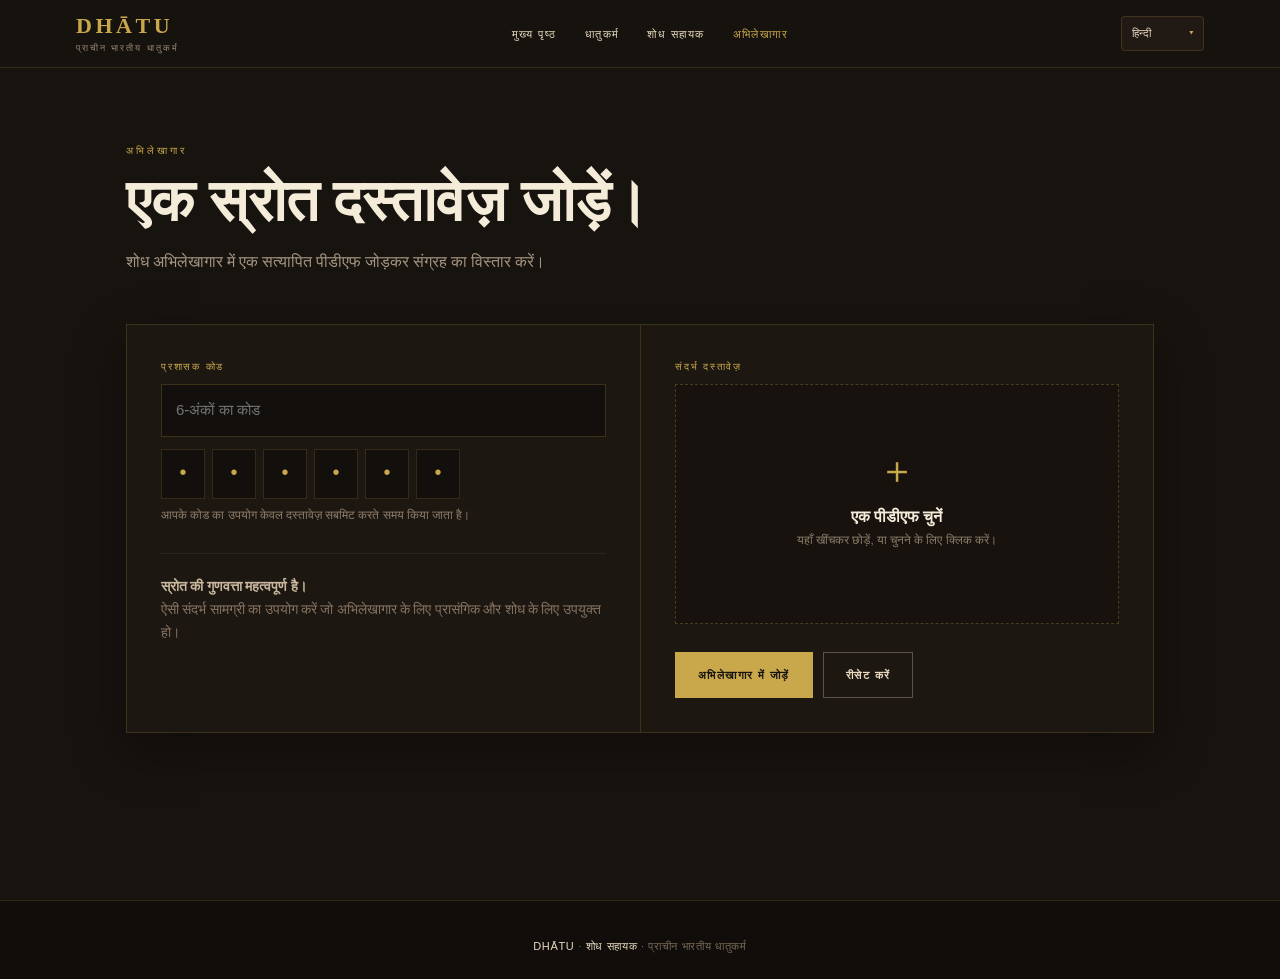
<file: src/main/resources/static/admin.html>
<!doctype html>
<html lang="hi" xmlns:th="http://www.thymeleaf.org">
<head>
<meta charset="utf-8">
<meta name="viewport" content="width=device-width,initial-scale=1,maximum-scale=5">
<title id="metaTitle">अभिलेखागार — DHĀTU</title>
<meta id="metaDesc" name="description" content="DHĀTU अभिलेखागार में स्रोत दस्तावेज़ जोड़ें।">
<style>
:root{
  --ink:#17130f;--ink-2:#211a14;--ink-3:#2d2117;
  --paper:#f4ecd9;--paper-2:#e8dbc0;--muted:#9a8a74;
  --gold:#c9a84c;--gold-2:#e2c875;--copper:#a86d45;
  --line:rgba(201,168,76,.18);--white:#fffaf0;
  --display:Georgia,"Times New Roman",serif;
  --body:"Trebuchet MS",Arial,sans-serif;
  --nav:68px;--ease:cubic-bezier(.2,.8,.2,1);
}
*{box-sizing:border-box;margin:0;padding:0}
html{scroll-behavior:smooth;-webkit-text-size-adjust:100%}
body{font-family:var(--body);background:var(--paper);color:var(--ink);line-height:1.65;overflow-x:hidden;max-width:100vw}
a{color:inherit;text-decoration:none}button,input,textarea,select{font:inherit}
button{cursor:pointer}::selection{background:var(--gold);color:var(--ink)}
:focus-visible{outline:2px solid var(--gold);outline-offset:3px}
.sr{position:absolute;width:1px;height:1px;overflow:hidden;clip:rect(0,0,0,0);white-space:nowrap}

.nav{position:fixed;z-index:1000;top:0;left:0;right:0;height:var(--nav);background:rgba(23,19,15,.96);backdrop-filter:blur(14px);border-bottom:1px solid var(--line)}
.nav-inner{height:100%;max-width:1180px;margin:auto;padding:0 26px;display:flex;align-items:center;justify-content:space-between;gap:18px}
.brand{display:flex;flex-direction:column;line-height:1;min-width:max-content}
.brand strong{font:700 22px/1 var(--display);letter-spacing:.16em;color:var(--gold)}
.brand span{font-size:9px;letter-spacing:.22em;text-transform:uppercase;color:var(--muted);margin-top:7px}
.nav-links{display:flex;align-items:center;gap:28px;list-style:none}
.nav-links a{font-size:11px;letter-spacing:.13em;text-transform:uppercase;color:var(--paper-2);transition:.2s;padding:6px 0}
.nav-links a:hover,.nav-links a[aria-current=page]{color:var(--gold)}
.nav-actions{display:flex;align-items:center;gap:10px}
.lang-wrap{position:relative}
.lang{appearance:none;-webkit-appearance:none;background:#211913;color:var(--paper-2);border:1px solid var(--line);padding:7px 28px 7px 10px;font-size:11px;border-radius:4px;cursor:pointer}
.lang-wrap::after{content:"▾";position:absolute;right:9px;top:50%;transform:translateY(-50%);color:var(--gold);pointer-events:none;font-size:10px}
.lang option{background:#1a1410;color:var(--paper)}
.hamb{display:none;background:none;border:0;padding:8px;cursor:pointer;color:var(--paper-2)}
.hamb i{display:block;width:22px;height:2px;background:var(--paper-2);margin:4px 0;transition:.25s}
.drawer{display:none;position:fixed;z-index:999;top:var(--nav);left:0;right:0;background:rgba(23,19,15,.98);border-bottom:1px solid var(--line);padding:24px 20px;box-shadow:0 12px 30px rgba(0,0,0,.5)}
.drawer.open{display:block;animation:drawerIn .22s ease-out}
.drawer ul{list-style:none;display:grid;gap:16px}
.drawer a{color:var(--paper-2);font-size:14px;letter-spacing:.12em;text-transform:uppercase;display:block;padding:4px 0}
.drawer a:hover{color:var(--gold)}
@keyframes drawerIn{from{opacity:0;transform:translateY(-8px)}to{opacity:1;transform:none}}

.btn{display:inline-flex;align-items:center;justify-content:center;gap:9px;padding:13px 22px;border:1px solid transparent;font-size:11px;font-weight:700;letter-spacing:.13em;text-transform:uppercase;transition:transform .2s var(--ease),background .2s,border-color .2s;text-align:center}
.btn-gold{background:var(--gold);color:var(--ink);border-color:var(--gold)}
.btn-gold:hover{background:var(--gold-2);transform:translateY(-2px)}
.btn-outline{background:transparent;color:var(--paper-2);border-color:rgba(244,236,217,.28)}
.btn-outline:hover{border-color:var(--gold);color:var(--gold);transform:translateY(-2px)}

.admin-page{min-height:100dvh;background:#17130f;color:var(--paper);padding-top:var(--nav);display:flex;flex-direction:column}
.admin-main{width:100%;max-width:1080px;margin:auto;padding:75px 26px 90px;flex:1}
.admin-heading{max-width:700px;margin-bottom:48px}
.admin-heading .eyebrow{font-size:10px;letter-spacing:.3em;text-transform:uppercase;color:var(--gold);margin-bottom:12px}
.admin-heading h1{font:600 clamp(36px,5vw,58px)/1.05 var(--display)}
.admin-heading p{color:#a69580;font:16px/1.7 Georgia,serif;margin-top:16px}
.admin-card{display:grid;grid-template-columns:1fr 1fr;border:1px solid var(--line);background:#1d1712;box-shadow:0 18px 45px rgba(0,0,0,.35)}
.admin-panel{padding:34px}
.admin-panel+.admin-panel{border-left:1px solid var(--line)}
.field{margin-bottom:28px}
.label{display:block;font-size:10px;letter-spacing:.18em;text-transform:uppercase;color:var(--gold);margin-bottom:9px}
.hint{font-size:11.5px;color:#8e7e6a;margin-top:8px;line-height:1.55}
.input{width:100%;background:#130f0c;border:1px solid rgba(201,168,76,.22);color:var(--paper);padding:13px 14px;font-size:15px}
.input:focus{outline:none;border-color:var(--gold)}
.code-row{display:flex;gap:7px;margin-top:12px;width:100%}
.digit{flex:1;max-width:44px;height:50px;border:1px solid rgba(201,168,76,.18);background:#130f0c;display:grid;place-items:center;color:var(--gold);font:20px monospace}
.digit.filled{border-color:rgba(201,168,76,.55);background:#1a140f}
.drop{min-height:240px;border:1px dashed rgba(201,168,76,.28);background:#17120e;display:grid;place-items:center;text-align:center;padding:25px;position:relative;transition:.2s;cursor:pointer}
.drop:hover,.drop.over{border-color:var(--gold);background:#1d1711}
.drop input{position:absolute;inset:0;width:100%;height:100%;opacity:0;cursor:pointer}
.drop-icon{font:38px var(--display);color:var(--gold);margin-bottom:12px}
.drop h2{font:600 16px var(--display);color:var(--paper)}
.drop p{font-size:11.5px;color:#8e7e6a;margin-top:5px}
.file-name{color:var(--gold);font-size:12px;margin-top:14px;word-break:break-word}
.actions{display:flex;gap:10px;flex-wrap:wrap;margin-top:28px}
.status{display:none;margin-top:18px;padding:12px 14px;border:1px solid rgba(201,168,76,.2);font-size:12px;line-height:1.5}
.status.show{display:block}
.status.ok{color:#b9d39e;border-color:rgba(130,180,100,.28);background:rgba(100,160,80,.07)}
.status.error{color:#e1a28d;border-color:rgba(180,80,50,.28);background:rgba(150,60,40,.07)}
.admin-note{margin-top:22px;padding-top:22px;border-top:1px solid rgba(255,255,255,.06);font:13.5px/1.7 Georgia,serif;color:#857461}
.admin-note strong{color:#c8b79d;font-weight:600}

.footer{background:#100d0a;color:var(--muted);padding:36px 26px 24px;border-top:1px solid var(--line)}
.footer-inner{max-width:1180px;margin:auto}
.footer-bottom{font-size:11px;letter-spacing:.06em;text-align:center;color:#786958}
.footer-bottom a{color:var(--paper-2);transition:.2s}
.footer-bottom a:hover{color:var(--gold)}

@media(max-width:860px){
  :root{--nav:60px}
  .nav-links{display:none}
  .hamb{display:block}
  .nav-inner{padding:0 18px}
  .brand strong{font-size:19px}
  .brand span{font-size:8px}
  .admin-main{padding:45px 18px 60px}
  .admin-card{grid-template-columns:1fr}
  .admin-panel+.admin-panel{border-left:0;border-top:1px solid var(--line)}
  .admin-panel{padding:24px 18px}
  .actions .btn{flex:1;min-width:120px}
}
@media(max-width:480px){
  .digit{height:44px;font-size:17px}
  .code-row{gap:5px}
  .actions{flex-direction:column}
  .actions .btn{width:100%}
}
</style>
</head>
<body>

<nav class="nav" aria-label="Main navigation">
  <div class="nav-inner">
    <a class="brand" href="index.html" aria-label="DHĀTU home">
      <strong>DHĀTU</strong>
      <span id="navSub">Ancient Indian Metallurgy</span>
    </a>
    <ul class="nav-links">
      <li><a href="index.html" data-page="home" id="navHome">Home</a></li>
      <li><a href="index.html#metallurgy" id="navMetallurgy">Metallurgy</a></li>
      <li><a href="chat.html" data-page="chat" id="navChat">Research Assistant</a></li>
      <li><a href="admin.html" data-page="admin" id="navAdmin">Archive</a></li>
    </ul>
    <div class="nav-actions">
      <div class="lang-wrap">
        <label class="sr" for="lang">Language</label>
        <select class="lang" id="lang" aria-label="Select Language">
          <option value="hi">हिन्दी</option>
          <option value="en">English</option>
          <option value="mr">मराठी</option>
          <option value="fr">Français</option>
        </select>
      </div>
      <button class="hamb" id="hamb" aria-label="Open menu" aria-expanded="false"><i></i><i></i><i></i></button>
    </div>
  </div>
</nav>

<div class="drawer" id="drawer">
  <ul>
    <li><a href="index.html" id="drawerHome">Home</a></li>
    <li><a href="index.html#metallurgy" id="drawerMetallurgy">Metallurgy</a></li>
    <li><a href="chat.html" id="drawerChat">Research Assistant</a></li>
    <li><a href="admin.html" id="drawerAdmin">Archive</a></li>
  </ul>
</div>

<main class="admin-page">
  <div class="admin-main">
    <div class="admin-heading">
      <div class="eyebrow" id="eyebrowText">Archive</div>
      <h1 id="headingText">Add a source document.</h1>
      <p id="subheadingText">Expand the collection by adding a verified PDF to the research archive.</p>
    </div>

    <div class="admin-card">
      <section class="admin-panel">
        <div class="field">
          <label class="label" for="code" id="labelCode">Administrator code</label>
          <input class="input" id="code" type="password" inputmode="numeric" maxlength="6" autocomplete="off" placeholder="6-digit code">
          <div class="code-row" aria-hidden="true">
            <div class="digit" id="d0">•</div>
            <div class="digit" id="d1">•</div>
            <div class="digit" id="d2">•</div>
            <div class="digit" id="d3">•</div>
            <div class="digit" id="d4">•</div>
            <div class="digit" id="d5">•</div>
          </div>
          <div class="hint" id="codeHint">Your code is used only when the document is submitted.</div>
        </div>
        <div class="admin-note">
          <strong id="noteHead">Source quality matters.</strong><br>
          <span id="noteBody">Use reference material that is relevant to the archive and suitable for research.</span>
        </div>
      </section>

      <section class="admin-panel">
        <div class="field">
          <label class="label" id="labelDoc">Reference document</label>
          <div class="drop" id="drop" tabindex="0">
            <input id="file" type="file" accept="application/pdf,.pdf" aria-label="Choose PDF">
            <div>
              <div class="drop-icon">＋</div>
              <h2 id="dropTitle">Choose a PDF</h2>
              <p id="dropSub">Drag and drop here, or click to browse.</p>
              <div class="file-name" id="filename"></div>
            </div>
          </div>
        </div>
        <div class="actions">
          <button class="btn btn-gold" id="submit" type="button">Add to Archive</button>
          <button class="btn btn-outline" id="reset" type="button">Reset</button>
        </div>
        <div class="status" id="status" role="status" aria-live="polite"></div>
      </section>
    </div>
  </div>
</main>

<footer class="footer">
  <div class="footer-inner">
    <div class="footer-bottom">
      <a href="index.html">DHĀTU</a> · <a href="chat.html" id="footerChatLink">Research Assistant</a> · <span id="footerText">Ancient Indian Metallurgy</span>
    </div>
  </div>
</footer>

<script>
const TRANSLATIONS = {
  hi: {
    metaTitle: "अभिलेखागार — DHĀTU",
    metaDesc: "DHĀTU अभिलेखागार में स्रोत दस्तावेज़ जोड़ें।",
    navSub: "प्राचीन भारतीय धातुकर्म",
    navHome: "मुख्य पृष्ठ",
    navMetallurgy: "धातुकर्म",
    navChat: "शोध सहायक",
    navAdmin: "अभिलेखागार",
    eyebrowText: "अभिलेखागार",
    headingText: "एक स्रोत दस्तावेज़ जोड़ें।",
    subheadingText: "शोध अभिलेखागार में एक सत्यापित पीडीएफ जोड़कर संग्रह का विस्तार करें।",
    labelCode: "प्रशासक कोड",
    placeholderCode: "6-अंकों का कोड",
    codeHint: "आपके कोड का उपयोग केवल दस्तावेज़ सबमिट करते समय किया जाता है।",
    noteHead: "स्रोत की गुणवत्ता महत्वपूर्ण है।",
    noteBody: "ऐसी संदर्भ सामग्री का उपयोग करें जो अभिलेखागार के लिए प्रासंगिक और शोध के लिए उपयुक्त हो।",
    labelDoc: "संदर्भ दस्तावेज़",
    dropTitle: "एक पीडीएफ चुनें",
    dropSub: "यहाँ खींचकर छोड़ें, या चुनने के लिए क्लिक करें।",
    submitBtn: "अभिलेखागार में जोड़ें",
    resetBtn: "रीसेट करें",
    submittingBtn: "जोड़ा जा रहा है…",
    footerChatLink: "शोध सहायक",
    footerText: "प्राचीन भारतीय धातुकर्म",
    errCodeInput: "6-अंकों का प्रशासक कोड दर्ज करें।",
    errSelectFile: "आगे बढ़ने से पहले एक पीडीएफ दस्तावेज़ चुनें।",
    errInvalidPdf: "कृपया एक पीडीएफ दस्तावेज़ चुनें।",
    successMsg: "दस्तावेज़ को अभिलेखागार में सफलतापूर्वक जोड़ दिया गया है।",
    errCodeInvalid: "प्रशासक कोड अमान्य है।",
    errTooLarge: "दस्तावेज़ अभिलेखागार के लिए बहुत बड़ा है।",
    errOnlyPdf: "केवल पीडीएफ दस्तावेज़ स्वीकार किए जाते हैं।",
    errServer: "अभिलेखागार दस्तावेज़ को संसाधित नहीं कर सका। कृपया पुनः प्रयास करें।",
    errGeneral: "अभिलेखागार इस समय अनुपलब्ध है। कृपया पुनः प्रयास करें।"
  },
  en: {
    metaTitle: "Archive — DHĀTU",
    metaDesc: "Add source documents to the DHĀTU archive.",
    navSub: "Ancient Indian Metallurgy",
    navHome: "Home",
    navMetallurgy: "Metallurgy",
    navChat: "Research Assistant",
    navAdmin: "Archive",
    eyebrowText: "Archive",
    headingText: "Add a source document.",
    subheadingText: "Expand the collection by adding a verified PDF to the research archive.",
    labelCode: "Administrator code",
    placeholderCode: "6-digit code",
    codeHint: "Your code is used only when the document is submitted.",
    noteHead: "Source quality matters.",
    noteBody: "Use reference material that is relevant to the archive and suitable for research.",
    labelDoc: "Reference document",
    dropTitle: "Choose a PDF",
    dropSub: "Drag and drop here, or click to browse.",
    submitBtn: "Add to Archive",
    resetBtn: "Reset",
    submittingBtn: "Adding…",
    footerChatLink: "Research Assistant",
    footerText: "Ancient Indian Metallurgy",
    errCodeInput: "Enter the 6-digit administrator code.",
    errSelectFile: "Select a PDF document before continuing.",
    errInvalidPdf: "Please choose a PDF document.",
    successMsg: "The document has been added to the archive successfully.",
    errCodeInvalid: "The administrator code is incorrect.",
    errTooLarge: "The document is too large for the archive.",
    errOnlyPdf: "Only PDF documents are accepted.",
    errServer: "The archive could not process the document. Please try again.",
    errGeneral: "The archive is unavailable right now. Please try again."
  },
  mr: {
    metaTitle: "संग्रह — DHĀTU",
    metaDesc: "DHĀTU संग्रहात संदर्भ दस्तऐवज जोडा.",
    navSub: "प्राचीन भारतीय धातुकर्म",
    navHome: "मुख्य पृष्ठ",
    navMetallurgy: "धातुकर्म",
    navChat: "संशोधन सहाय्यक",
    navAdmin: "संग्रह",
    eyebrowText: "संग्रह",
    headingText: "दस्तऐवज जोडा.",
    subheadingText: "सत्यापित पीडीएफ जोडून संशोधन संग्रहाचा विस्तार करा.",
    labelCode: "प्रशासक कोड",
    placeholderCode: "6-अंकी कोड",
    codeHint: "हा कोड फक्त दस्तऐवज पाठवताना वापरला जातो.",
    noteHead: "दर्जा महत्त्वाचा आहे.",
    noteBody: "संशोधनासाठी योग्य आणि अचूक संदर्भ साहित्य वापरा.",
    labelDoc: "संदर्भ दस्तऐवज",
    dropTitle: "एक पीडीएफ निवडा",
    dropSub: "येथे ड्रॅग करा किंवा निवडण्यासाठी क्लिक करा.",
    submitBtn: "संग्रहात जोडा",
    resetBtn: "रीसेट",
    submittingBtn: "जोडत आहे…",
    footerChatLink: "संशोधन सहाय्यक",
    footerText: "प्राचीन भारतीय धातुकर्म",
    errCodeInput: "6-अंकी प्रशासक कोड प्रविष्ट करा.",
    errSelectFile: "पुढे जाण्यापूर्वी एक पीडीएफ निवडा.",
    errInvalidPdf: "कृपया एक पीडीएफ दस्तऐवज निवडा.",
    successMsg: "दस्तऐवज संग्रहात यशस्वीरित्या जोडला गेला आहे.",
    errCodeInvalid: "प्रशासक कोड चुकीचा आहे.",
    errTooLarge: "दस्तऐवज संग्रहासाठी खूप मोठा आहे.",
    errOnlyPdf: "फक्त पीडीएफ दस्तऐवज स्वीकारले जातात.",
    errServer: "दस्तऐवज जोडण्यात अडचण आली. पुन्हा प्रयत्न करा.",
    errGeneral: "संग्रह प्रणाली उपलब्ध नाही. कृपया पुन्हा प्रयत्न करा."
  },
  fr: {
    metaTitle: "Archives — DHĀTU",
    metaDesc: "Ajouter des documents sources à l'archive DHĀTU.",
    navSub: "Métallurgie de l'Inde Ancienne",
    navHome: "Accueil",
    navMetallurgy: "Métallurgie",
    navChat: "Assistant de Recherche",
    navAdmin: "Archives",
    eyebrowText: "Archives",
    headingText: "Ajouter un document source.",
    subheadingText: "Enrichissez la collection en ajoutant un PDF vérifié à l'archive de recherche.",
    labelCode: "Code administrateur",
    placeholderCode: "Code à 6 chiffres",
    codeHint: "Votre code est utilisé uniquement lors de la soumission du document.",
    noteHead: "La qualité des sources est essentielle.",
    noteBody: "Utilisez du matériel de référence pertinent pour l'archive et adapté à la recherche.",
    labelDoc: "Document de référence",
    dropTitle: "Choisir un PDF",
    dropSub: "Glissez et déposez ici, ou cliquez pour parcourir.",
    submitBtn: "Ajouter à l'Archive",
    resetBtn: "Réinitialiser",
    submittingBtn: "Ajout en cours…",
    footerChatLink: "Assistant de Recherche",
    footerText: "Métallurgie de l'Inde Ancienne",
    errCodeInput: "Entrez le code administrateur à 6 chiffres.",
    errSelectFile: "Sélectionnez un document PDF avant de continuer.",
    errInvalidPdf: "Veuillez choisir un document PDF.",
    successMsg: "Le document a été ajouté à l'archive avec succès.",
    errCodeInvalid: "Le code administrateur est incorrect.",
    errTooLarge: "Le document est trop volumineux pour l'archive.",
    errOnlyPdf: "Seuls les documents PDF sont acceptés.",
    errServer: "L'archive n'a pas pu traiter le document. Veuillez réessayer.",
    errGeneral: "L'archive est indisponible pour le moment. Veuillez réessayer."
  }
};

const BASE_URL = window.location.origin;
let currentLanguage = localStorage.getItem('dhatu_lang') || 'hi';

function getActiveTranslations(){
  return TRANSLATIONS[currentLanguage] || TRANSLATIONS.hi;
}

function applyLanguage(lang){
  currentLanguage = lang;
  localStorage.setItem('dhatu_lang', lang);
  const t = getActiveTranslations();

  document.documentElement.lang = lang;
  document.title = t.metaTitle;
  const metaDesc = document.getElementById('metaDesc');
  if(metaDesc) metaDesc.content = t.metaDesc;

  const setText = (id, val) => { const el = document.getElementById(id); if(el && val !== undefined) el.textContent = val; };

  setText('navSub', t.navSub);
  setText('navHome', t.navHome);
  setText('navMetallurgy', t.navMetallurgy);
  setText('navChat', t.navChat);
  setText('navAdmin', t.navAdmin);

  setText('drawerHome', t.navHome);
  setText('drawerMetallurgy', t.navMetallurgy);
  setText('drawerChat', t.navChat);
  setText('drawerAdmin', t.navAdmin);

  setText('eyebrowText', t.eyebrowText);
  setText('headingText', t.headingText);
  setText('subheadingText', t.subheadingText);
  setText('labelCode', t.labelCode);
  setText('codeHint', t.codeHint);
  setText('noteHead', t.noteHead);
  setText('noteBody', t.noteBody);
  setText('labelDoc', t.labelDoc);
  setText('dropTitle', t.dropTitle);
  setText('dropSub', t.dropSub);
  setText('submit', t.submitBtn);
  setText('reset', t.resetBtn);
  setText('footerChatLink', t.footerChatLink);
  setText('footerText', t.footerText);

  const codeInput = document.getElementById('code');
  if(codeInput) codeInput.placeholder = t.placeholderCode;

  const langSelect = document.getElementById('lang');
  if(langSelect && langSelect.value !== lang) langSelect.value = lang;
}

function setupNavigation(page){
  const links = document.querySelectorAll('.nav-links a');
  links.forEach(a => { if(a.dataset.page === page) a.setAttribute('aria-current','page'); });
  const h = document.getElementById('hamb'), d = document.getElementById('drawer');
  h?.addEventListener('click', (e) => {
    e.stopPropagation();
    const open = d.classList.toggle('open');
    h.setAttribute('aria-expanded', String(open));
  });
  d?.querySelectorAll('a').forEach(a => a.addEventListener('click', () => {
    d.classList.remove('open');
    h?.setAttribute('aria-expanded', 'false');
  }));
  document.addEventListener('click', (e) => {
    if(d && d.classList.contains('open') && !d.contains(e.target) && !h?.contains(e.target)){
      d.classList.remove('open');
      h?.setAttribute('aria-expanded', 'false');
    }
  });

  const langSelect = document.getElementById('lang');
  if(langSelect) {
    langSelect.value = currentLanguage;
    langSelect.addEventListener('change', () => applyLanguage(langSelect.value));
  }
  applyLanguage(currentLanguage);
}

setupNavigation('admin');

const code = document.getElementById('code');
const file = document.getElementById('file');
const drop = document.getElementById('drop');
const filename = document.getElementById('filename');
const submit = document.getElementById('submit');
const reset = document.getElementById('reset');
const status = document.getElementById('status');
const digits = [0,1,2,3,4,5].map(i => document.getElementById(`d${i}`));

function showStatus(type, msg){
  status.className = `status show ${type}`;
  status.textContent = msg;
}
function clearStatus(){
  status.className = 'status';
  status.textContent = '';
}

code?.addEventListener('input', () => {
  code.value = code.value.replace(/\D/g, '').slice(0, 6);
  digits.forEach((d, i) => {
    if(d) {
      d.textContent = code.value[i] || '•';
      d.classList.toggle('filled', i < code.value.length);
    }
  });
});

function validPdf(f){
  return f && (f.type === 'application/pdf' || f.name.toLowerCase().endsWith('.pdf'));
}

function pick(f){
  if(!f) return;
  const t = getActiveTranslations();
  if(!validPdf(f)){
    file.value = '';
    filename.textContent = '';
    showStatus('error', t.errInvalidPdf);
    return;
  }
  filename.textContent = `${f.name} · ${Math.max(0.1, f.size / 1024 / 1024).toFixed(2)} MB`;
  clearStatus();
}

file?.addEventListener('change', () => pick(file.files[0]));
['dragenter', 'dragover'].forEach(e => drop?.addEventListener(e, x => { x.preventDefault(); drop.classList.add('over'); }));
['dragleave', 'drop'].forEach(e => drop?.addEventListener(e, x => { x.preventDefault(); drop.classList.remove('over'); }));
drop?.addEventListener('drop', e => {
  const f = e.dataTransfer.files[0];
  if(f){
    const dt = new DataTransfer();
    dt.items.add(f);
    file.files = dt.files;
    pick(f);
  }
});

submit?.addEventListener('click', async () => {
  clearStatus();
  const t = getActiveTranslations();
  const c = code.value.trim(), f = file.files[0];
  if(!/^\d{6}$/.test(c)){
    showStatus('error', t.errCodeInput);
    code.focus();
    return;
  }
  if(!validPdf(f)){
    showStatus('error', t.errSelectFile);
    return;
  }
  submit.disabled = true;
  submit.textContent = t.submittingBtn;

  const data = new FormData();
  data.append('pdf', f);

  try{
    const url = `${BASE_URL}/ai/admin/upload?code=${encodeURIComponent(c)}`;
    const res = await fetch(url, { method: 'POST', body: data });
    if(res.status === 401 || res.status === 403) throw new Error('code');
    if(res.status === 413) throw new Error('size');
    if(res.status === 415) throw new Error('type');
    if(!res.ok) throw new Error('server');
    showStatus('ok', t.successMsg);
    code.value = '';
    file.value = '';
    filename.textContent = '';
    digits.forEach(d => { if(d){ d.textContent = '•'; d.classList.remove('filled'); } });
  }catch(e){
    const m = {
      code: t.errCodeInvalid,
      size: t.errTooLarge,
      type: t.errOnlyPdf,
      server: t.errServer
    };
    showStatus('error', m[e.message] || t.errGeneral);
  }finally{
    submit.disabled = false;
    submit.textContent = t.submitBtn;
  }
});

reset?.addEventListener('click', () => {
  code.value = '';
  file.value = '';
  filename.textContent = '';
  digits.forEach(d => { if(d){ d.textContent = '•'; d.classList.remove('filled'); } });
  clearStatus();
  code.focus();
});
</script>
</body>
</html>
</file>
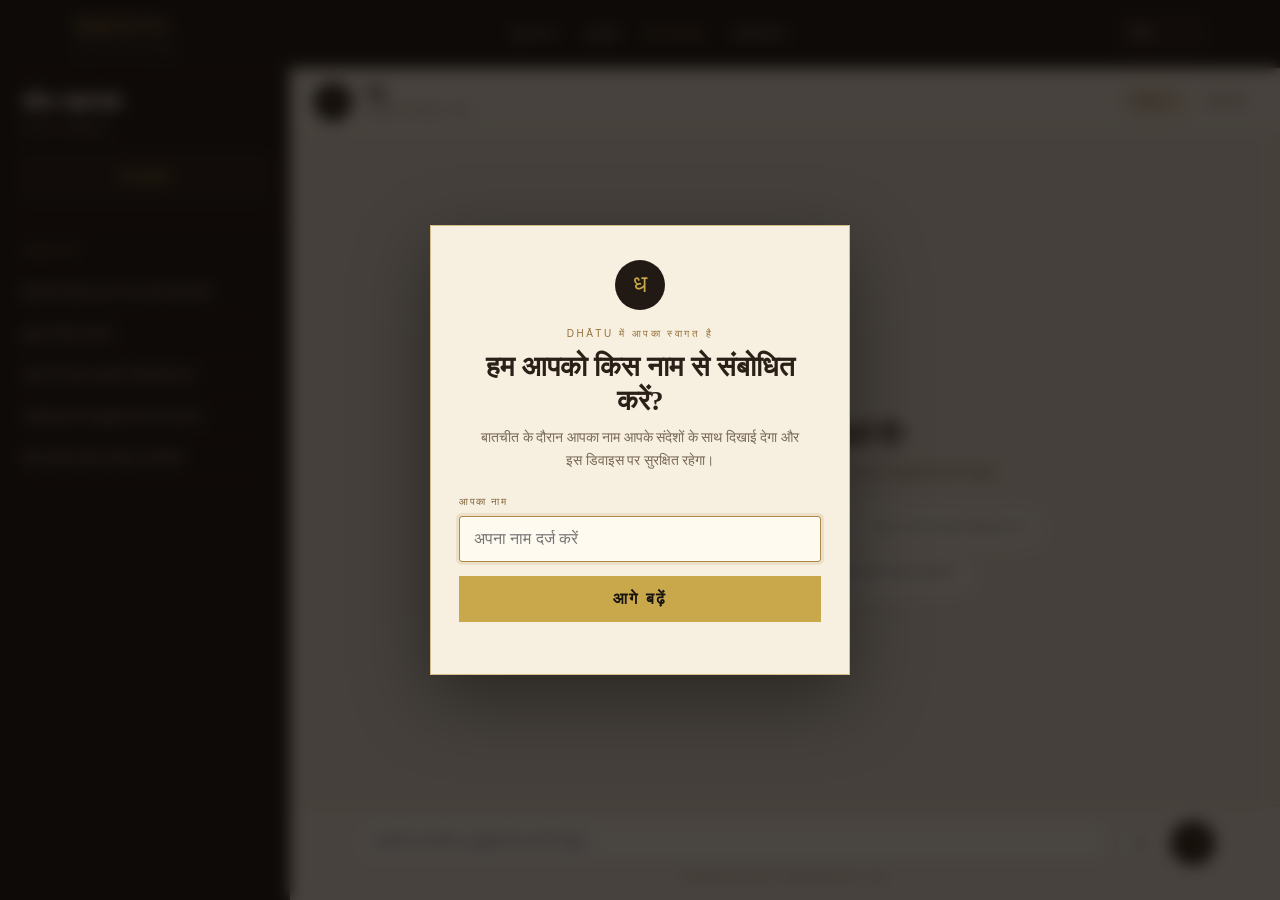
<file: src/main/resources/static/chat.html>
<!doctype html>
<html lang="hi" xmlns:th="http://www.thymeleaf.org">
<head>
<meta charset="utf-8">
<meta name="viewport" content="width=device-width,initial-scale=1,maximum-scale=5">
<title id="metaTitle">शोध सहायक — DHĀTU</title>
<meta id="metaDesc" name="description" content="प्राचीन भारतीय धातुकर्म के बारे में प्रश्न पूछें।">
<style>
:root{
  --ink:#17130f;--ink-2:#211a14;--ink-3:#2d2117;
  --paper:#f4ecd9;--paper-2:#e8dbc0;--muted:#9a8a74;
  --gold:#c9a84c;--gold-2:#e2c875;--copper:#a86d45;
  --line:rgba(201,168,76,.18);--white:#fffaf0;
  --display:Georgia,"Times New Roman",serif;
  --body:"Trebuchet MS",Arial,sans-serif;
  --nav:68px;--ease:cubic-bezier(.2,.8,.2,1);
  --vh:1vh;
}
*{box-sizing:border-box;margin:0;padding:0}
html,body{height:100%;height:calc(var(--vh, 1vh) * 100);overflow:hidden;overscroll-behavior:none}
body{font-family:var(--body);background:#0f0c09;color:var(--ink);line-height:1.65}
a{color:inherit;text-decoration:none}button,input,textarea,select{font:inherit}
button{cursor:pointer}::selection{background:var(--gold);color:var(--ink)}
:focus-visible{outline:2px solid var(--gold);outline-offset:3px}
.sr{position:absolute;width:1px;height:1px;overflow:hidden;clip:rect(0,0,0,0);white-space:nowrap}

.nav{position:fixed;z-index:1000;top:0;left:0;right:0;height:var(--nav);background:rgba(23,19,15,.96);backdrop-filter:blur(14px);border-bottom:1px solid var(--line)}
.nav-inner{height:100%;max-width:1180px;margin:auto;padding:0 26px;display:flex;align-items:center;justify-content:space-between;gap:18px}
.brand{display:flex;flex-direction:column;line-height:1;min-width:max-content}
.brand strong{font:700 22px/1 var(--display);letter-spacing:.16em;color:var(--gold)}
.brand span{font-size:9px;letter-spacing:.22em;text-transform:uppercase;color:var(--muted);margin-top:7px}
.nav-links{display:flex;align-items:center;gap:28px;list-style:none}
.nav-links a{font-size:11px;letter-spacing:.13em;text-transform:uppercase;color:var(--paper-2);transition:.2s;padding:6px 0}
.nav-links a:hover,.nav-links a[aria-current=page]{color:var(--gold)}
.nav-actions{display:flex;align-items:center;gap:10px}
.lang-wrap{position:relative}
.lang{appearance:none;-webkit-appearance:none;background:#211913;color:var(--paper-2);border:1px solid var(--line);padding:7px 28px 7px 10px;font-size:11px;border-radius:4px;cursor:pointer}
.lang-wrap::after{content:"▾";position:absolute;right:9px;top:50%;transform:translateY(-50%);color:var(--gold);pointer-events:none;font-size:10px}
.lang option{background:#1a1410;color:var(--paper)}
.hamb{display:none;background:none;border:0;padding:8px;cursor:pointer;color:var(--paper-2)}
.hamb i{display:block;width:22px;height:2px;background:var(--paper-2);margin:4px 0;transition:.25s}
.drawer{display:none;position:fixed;z-index:999;top:var(--nav);left:0;right:0;background:rgba(23,19,15,.98);border-bottom:1px solid var(--line);padding:24px 20px;box-shadow:0 12px 30px rgba(0,0,0,.5)}
.drawer.open{display:block;animation:drawerIn .22s ease-out}
.drawer ul{list-style:none;display:grid;gap:16px}
.drawer a{color:var(--paper-2);font-size:14px;letter-spacing:.12em;text-transform:uppercase;display:block;padding:4px 0}
.drawer a:hover{color:var(--gold)}
@keyframes drawerIn{from{opacity:0;transform:translateY(-8px)}to{opacity:1;transform:none}}

.chat-shell{height:100dvh;height:calc(var(--vh, 1vh) * 100);background:#0f0c09;padding-top:var(--nav);display:flex;overflow:hidden}
.chat-app{width:100%;height:100%;display:flex;min-width:0;overflow:hidden}
.chat-side{width:290px;flex:0 0 290px;background:#17120e;border-right:1px solid var(--line);display:flex;flex-direction:column;overflow-y:auto}
.chat-side-top{padding:22px;border-bottom:1px solid var(--line)}
.chat-side-brand{font:600 22px var(--display);color:var(--paper);letter-spacing:.02em}
.chat-side-sub{font-size:11px;color:var(--muted);margin-top:4px}
.new-chat{width:100%;margin-top:18px;padding:11px 14px;border:1px solid rgba(201,168,76,.28);background:rgba(201,168,76,.05);color:var(--gold);font-size:11px;font-weight:600;letter-spacing:.12em;text-transform:uppercase;transition:.2s}
.new-chat:hover{background:rgba(201,168,76,.12);border-color:var(--gold)}
.chat-side-section{padding:22px;flex:1}
.side-label{font-size:10px;letter-spacing:.22em;text-transform:uppercase;color:var(--gold);margin-bottom:14px}
.prompt{display:block;width:100%;text-align:left;background:none;border:0;color:#b9aa95;font:13.5px/1.5 Georgia,serif;padding:10px 0;border-bottom:1px solid rgba(255,255,255,.05);transition:color .2s;cursor:pointer}
.prompt:hover{color:var(--gold)}

.chat-main{flex:1;min-width:0;display:flex;flex-direction:column;background:#f0e8d6;height:100%;position:relative;overflow:hidden}
.chat-topbar{height:68px;flex:0 0 68px;background:rgba(246,239,222,.96);border-bottom:1px solid #d8ccb4;display:flex;align-items:center;justify-content:space-between;padding:0 24px;gap:12px;flex-shrink:0}
.agent{display:flex;align-items:center;gap:12px;min-width:0}
.agent-mark{width:38px;height:38px;border-radius:50%;display:grid;place-items:center;background:var(--ink);color:var(--gold);font:600 16px var(--display);flex-shrink:0}
.agent-info{min-width:0}
.agent-name{font:600 15px var(--display);color:#241c14;line-height:1.2}
.agent-state{font-size:10.5px;color:#8a7a65;margin-top:2px}
.topbar-actions{display:flex;align-items:center;gap:10px}
.user-badge{display:inline-flex;align-items:center;gap:6px;background:rgba(185,147,72,.15);border:1px solid rgba(185,147,72,.3);padding:4px 10px;border-radius:14px;font-size:11px;color:#493826;cursor:pointer;transition:.2s}
.user-badge:hover{background:rgba(185,147,72,.25)}
.clear{border:0;background:none;color:#88745d;font-size:11px;font-weight:600;letter-spacing:.1em;text-transform:uppercase;padding:6px 10px;transition:color .2s}
.clear:hover{color:#8e4d2d}

.messages{flex:1;overflow-y:auto;padding:26px clamp(16px,4vw,60px);overscroll-behavior-y:contain;-webkit-overflow-scrolling:touch}
.empty{min-height:100%;display:flex;flex-direction:column;align-items:center;justify-content:center;text-align:center;padding:24px 0;margin:auto 0}
.empty-inner{max-width:520px;width:100%}
.empty-mark{font:400 52px var(--display);color:#b18b49;margin-bottom:12px}
.empty h1{font:600 28px var(--display);color:#2b2117}
.empty p{font:15px/1.65 Georgia,serif;color:#7d6c58;margin-top:8px}
.quick-prompts{display:none;margin-top:24px;display:flex;flex-wrap:wrap;gap:8px;justify-content:center}
.chip-btn{background:#fffaf0;border:1px solid #dcd1be;padding:8px 13px;border-radius:18px;font-size:12px;color:#4f4030;text-align:left;transition:.2s}
.chip-btn:hover{border-color:var(--gold);color:var(--ink);background:#fff}

.msg{display:flex;margin:0 auto 20px;max-width:860px;gap:11px;animation:rise .25s var(--ease)}
.msg.user{justify-content:flex-end}
.avatar{width:32px;height:32px;flex:0 0 32px;border-radius:50%;display:grid;place-items:center;background:#211913;color:var(--gold);font:12px var(--display);margin-top:2px}
.msg.user .avatar{background:#b99348;color:#17130f;order:2}
.bubble-wrap{max-width:min(80%,680px)}
.bubble{padding:12px 16px;border-radius:16px;background:#fffaf0;color:#33291e;box-shadow:0 1px 3px rgba(40,30,20,.08);font-size:14.5px;line-height:1.65;word-break:break-word;overflow-wrap:anywhere}
.msg.user .bubble{background:#dfc78f;color:#22180d;border-bottom-right-radius:4px}
.msg.assistant .bubble{border-bottom-left-radius:4px}
.bubble p+p{margin-top:8px}
.bubble strong{font-weight:700}
.bubble em{font-style:italic}
.msg-meta{font-size:9.5px;color:#96866f;margin:5px 7px 0}
.msg.user .msg-meta{text-align:right}
.typing{display:flex;gap:4px;align-items:center;padding:4px 0}
.typing i{width:6px;height:6px;background:#aa8b5a;border-radius:50%;animation:bounce 1.1s infinite}
.typing i:nth-child(2){animation-delay:.14s}
.typing i:nth-child(3){animation-delay:.28s}

.composer{background:#f6efde;border-top:1px solid #d8ccb4;padding:12px clamp(12px,4vw,50px) max(14px,env(safe-area-inset-bottom,14px));flex-shrink:0}
.composer-row{max-width:860px;margin:auto;display:flex;align-items:flex-end;gap:8px}
.composer textarea{flex:1;resize:none;max-height:140px;min-height:44px;border:1px solid #d4c5a9;border-radius:20px;background:#fffaf0;color:#2d241b;padding:11px 16px;line-height:1.45;font-size:16px;box-shadow:inset 0 1px 1px rgba(0,0,0,.03)}
.composer textarea:focus{outline:none;border-color:#ae8a4c;box-shadow:0 0 0 2px rgba(174,138,76,.15)}
.round{width:44px;height:44px;flex:0 0 44px;border-radius:50%;display:grid;place-items:center;border:1px solid #d2c0a0;background:#fffaf0;color:#6f5d47;transition:.2s}
.round:hover{border-color:#a98548;color:#8b632c}
.send{background:#211913;color:var(--gold);border-color:#211913}
.send:hover{background:#35271d;border-color:#35271d}
.send:disabled{opacity:.4;cursor:not-allowed}
.voice.recording{color:#fff;background:#9a3d28;border-color:#9a3d28;animation:pulse 1.2s infinite}
.composer-note{max-width:860px;margin:5px auto 0;text-align:center;font-size:9.5px;color:#9c8c76}
.dhatu-error-bubble { color: #e1a28d; font-style: italic; }

@keyframes rise{from{opacity:0;transform:translateY(6px)}to{opacity:1;transform:none}}
@keyframes bounce{0%,70%,100%{transform:translateY(0);opacity:.45}35%{transform:translateY(-4px);opacity:1}}
@keyframes pulse{0%{box-shadow:0 0 0 0 rgba(154,61,40,.4)}70%{box-shadow:0 0 0 8px rgba(154,61,40,0)}100%{box-shadow:0 0 0 0 rgba(154,61,40,0)}}

/* Name Modal */
.name-modal{position:fixed;inset:0;z-index:3000;display:grid;place-items:center;padding:20px}
.name-backdrop{position:absolute;inset:0;background:rgba(12,9,7,.75);backdrop-filter:blur(8px)}
.name-card{position:relative;width:min(420px,100%);background:#f7efdf;border:1px solid #d5bd8a;box-shadow:0 24px 70px rgba(0,0,0,.4);padding:34px 28px 28px;text-align:center;animation:modalIn .25s var(--ease);max-height:90vh;overflow-y:auto}
.name-modal.closing .name-card{animation:modalOut .18s ease forwards}
.name-symbol{width:50px;height:50px;border-radius:50%;margin:0 auto 16px;display:grid;place-items:center;background:#211913;color:var(--gold);font:24px var(--display)}
.name-kicker{font-size:10px;letter-spacing:.25em;text-transform:uppercase;color:#96733d;margin-bottom:8px}
.name-card h2{font:600 28px/1.2 var(--display);color:#2a2017}
.name-card p{font:14px/1.6 Georgia,serif;color:#796a57;margin:10px auto 22px;max-width:320px}
.name-card label{display:block;text-align:left;font-size:10px;letter-spacing:.16em;text-transform:uppercase;color:#80663e;margin-bottom:6px}
.name-input{width:100%;height:46px;border:1px solid #cdbb9d;background:#fffaf0;color:#2c231a;padding:0 14px;font-size:16px;text-align:left;border-radius:3px}
.name-input:focus{outline:none;border-color:#ad8849;box-shadow:0 0 0 3px rgba(173,136,73,.15)}
.btn-gold{background:var(--gold);color:var(--ink);border:1px solid var(--gold);font-weight:700;letter-spacing:.12em;text-transform:uppercase}
.btn-gold:hover{background:var(--gold-2)}
.name-submit{width:100%;margin-top:14px;height:46px}
.name-error{height:18px;margin-top:6px;color:#9a4932;font-size:11.5px;text-align:left}

@keyframes modalIn{from{opacity:0;transform:translateY(10px) scale(.98)}to{opacity:1;transform:none}}
@keyframes modalOut{to{opacity:0;transform:translateY(6px) scale(.98)}}

@media(max-width:860px){
  :root{--nav:60px}
  .nav-links{display:none}
  .hamb{display:block}
  .nav-inner{padding:0 18px}
  .brand strong{font-size:19px}
  .brand span{font-size:8px}
  .chat-side{display:none}
  .chat-topbar{padding:0 16px;height:62px;flex-basis:62px;flex-shrink:0}
  .messages{padding:16px 12px}
  .empty{min-height:auto;padding:12px 0}
  .empty-mark{font-size:38px;margin-bottom:6px}
  .empty h1{font-size:22px}
  .empty p{font-size:13.5px;margin-top:4px}
  .bubble-wrap{max-width:90%}
  .composer{padding:8px 10px max(10px,env(safe-area-inset-bottom,10px))}
  .quick-prompts{display:flex;margin-top:14px;gap:6px}
  .chip-btn{padding:7px 11px;font-size:11.5px}
}
@media(max-width:480px){
  .agent-mark{width:34px;height:34px;font-size:14px}
  .agent-name{font-size:13.5px}
  .user-badge{font-size:10px;padding:3px 8px}
  .clear{font-size:10px;padding:4px 6px}
  .bubble{font-size:14px;padding:10px 13px}
  .round{width:42px;height:42px;flex-basis:42px}
  .composer textarea{min-height:42px;padding:10px 14px;font-size:16px}
  .name-card{padding:24px 18px 18px}
  .name-card h2{font-size:22px}
}
</style>
</head>
<body>

<nav class="nav" aria-label="Main navigation">
  <div class="nav-inner">
    <a class="brand" href="index.html" aria-label="DHĀTU home">
      <strong>DHĀTU</strong>
      <span id="navSub">Ancient Indian Metallurgy</span>
    </a>
    <ul class="nav-links">
      <li><a href="index.html" data-page="home" id="navHome">Home</a></li>
      <li><a href="index.html#metallurgy" id="navMetallurgy">Metallurgy</a></li>
      <li><a href="chat.html" data-page="chat" id="navChat">Research Assistant</a></li>
      <li><a href="admin.html" data-page="admin" id="navAdmin">Archive</a></li>
    </ul>
    <div class="nav-actions">
      <div class="lang-wrap">
        <label class="sr" for="lang">Language</label>
        <select class="lang" id="lang" aria-label="Select Language">
          <option value="hi">हिन्दी</option>
          <option value="en">English</option>
          <option value="mr">मराठी</option>
          <option value="fr">Français</option>
        </select>
      </div>
      <button class="hamb" id="hamb" aria-label="Open menu" aria-expanded="false"><i></i><i></i><i></i></button>
    </div>
  </div>
</nav>

<div class="drawer" id="drawer">
  <ul>
    <li><a href="index.html" id="drawerHome">Home</a></li>
    <li><a href="index.html#metallurgy" id="drawerMetallurgy">Metallurgy</a></li>
    <li><a href="chat.html" id="drawerChat">Research Assistant</a></li>
    <li><a href="admin.html" id="drawerAdmin">Archive</a></li>
  </ul>
</div>

<main class="chat-shell">
<div class="chat-app">
  <aside class="chat-side" aria-label="Conversation tools">
    <div class="chat-side-top">
      <div class="chat-side-brand" id="sideBrand">Research Assistant</div>
      <div class="chat-side-sub" id="sideSub">DHĀTU Archive</div>
      <button class="new-chat" id="newChat">New conversation</button>
    </div>
    <div class="chat-side-section">
      <div class="side-label" id="sideLabel">Explore</div>
      <div id="sidePromptsList">
        <!-- populated by JS -->
      </div>
    </div>
  </aside>

  <section class="chat-main">
    <header class="chat-topbar">
      <div class="agent">
        <div class="agent-mark">ध</div>
        <div class="agent-info">
          <div class="agent-name" id="topAgentName">Dhātu</div>
          <div class="agent-state" id="topAgentState">Archive assistant · Ready</div>
        </div>
      </div>
      <div class="topbar-actions">
        <div class="user-badge" id="userBadge" title="Click to change your name">
          <span id="userNameBadge">Scholar</span> ✎
        </div>
        <button class="clear" id="clear">Clear</button>
      </div>
    </header>

    <div class="messages" id="messages" role="log" aria-live="polite">
      <div class="empty" id="empty">
        <div class="empty-inner">
          <div class="empty-mark">धातु</div>
          <h1 id="emptyTitle">What would you like to explore?</h1>
          <p id="emptySub">Ask about metals, techniques, places, texts or objects from the DHĀTU archive.</p>
          <div class="quick-prompts" id="quickPrompts">
            <!-- populated by JS for mobile -->
          </div>
        </div>
      </div>
    </div>

    <form class="composer" id="composer">
      <div class="composer-row">
        <label class="sr" for="question">Message</label>
        <textarea id="question" rows="1" placeholder="Ask about ancient Indian metallurgy…" autocomplete="off"></textarea>
        <button type="button" class="round voice" id="voice" aria-label="Voice input" title="Voice input">
          <svg width="18" height="18" viewBox="0 0 24 24" fill="none" stroke="currentColor" stroke-width="1.7"><rect x="9" y="2" width="6" height="11" rx="3"/><path d="M5 10a7 7 0 0 0 14 0M12 19v3M9 22h6"/></svg>
        </button>
        <button type="submit" class="round send" id="send" aria-label="Send message" title="Send">
          <svg width="18" height="18" viewBox="0 0 24 24" fill="none" stroke="currentColor" stroke-width="1.7"><path d="M22 2 11 13M22 2 15 22l-4-9-9-4 20-7z"/></svg>
        </button>
      </div>
      <div class="composer-note" id="composerNote">Enter to send · Shift + Enter for a new line</div>
    </form>
  </section>
</div>
</main>

<script>
const TRANSLATIONS = {
  hi: {
    metaTitle: "शोध सहायक — DHĀTU",
    metaDesc: "प्राचीन भारतीय धातुकर्म के बारे में प्रश्न पूछें।",
    navSub: "प्राचीन भारतीय धातुकर्म",
    navHome: "मुख्य पृष्ठ",
    navMetallurgy: "धातुकर्म",
    navChat: "शोध सहायक",
    navAdmin: "अभिलेखागार",
    sideBrand: "शोध सहायक",
    sideSub: "DHĀTU अभिलेखागार",
    newChat: "नई बातचीत",
    sideLabel: "अन्वेषण करें",
    prompts: [
      { label: "दिल्ली के लौह स्तंभ में जंग क्यों नहीं लगी?", query: "दिल्ली का लौह स्तंभ इतने लंबे समय तक जंग से कैसे सुरक्षित रहा?" },
      { label: "वूट्ज़ स्टील क्या है?", query: "वूट्ज़ स्टील क्या है और इसे भारत में कैसे बनाया जाता था?" },
      { label: "जावर में जस्ता आसवन कैसे होता था?", query: "जावर की खदानों में जस्ता आसवन प्रक्रिया का वर्णन करें।" },
      { label: "अर्थशास्त्र में धातुकर्म के बारे में क्या है?", query: "अर्थशास्त्र में खनन और धातुकर्म के बारे में क्या कहा गया है?" },
      { label: "मोम-ढलाई (लॉस्ट-वैक्स) तकनीक?", query: "प्राचीन भारत में मोम-ढलाई (लॉस्ट-वैक्स) तकनीक का उपयोग कैसे किया जाता था?" }
    ],
    agentName: "धातु",
    agentState: "अभिलेखागार सहायक · तैयार",
    clear: "साफ़ करें",
    emptyTitle: "आप क्या जानना चाहते हैं?",
    emptySub: "DHĀTU अभिलेखागार से धातुओं, तकनीकों, स्थानों, ग्रंथों या वस्तुओं के बारे में पूछें।",
    placeholder: "प्राचीन भारतीय धातुकर्म के बारे में पूछें…",
    composerNote: "भेजने के लिए Enter दबाएं · नई पंक्ति के लिए Shift + Enter",
    userPrefix: "आप",
    modalKicker: "DHĀTU में आपका स्वागत है",
    modalTitle: "हम आपको किस नाम से संबोधित करें?",
    modalDesc: "बातचीत के दौरान आपका नाम आपके संदेशों के साथ दिखाई देगा और इस डिवाइस पर सुरक्षित रहेगा।",
    modalLabel: "आपका नाम",
    modalPlaceholder: "अपना नाम दर्ज करें",
    modalBtn: "आगे बढ़ें",
    modalError: "आगे बढ़ने के लिए कृपया अपना नाम दर्ज करें।",
    defaultUser: "शोधार्थी",
    errUnreachable: "मैं इस समय अभिलेखागार से जुड़ने में असमर्थ हूँ। कृपया कुछ क्षणों बाद पुनः प्रयास करें।",
    errNoAnswer: "अभिलेखागार में कोई उत्तर नहीं मिला। कृपया प्रश्न को किसी अन्य तरीके से पूछें।"
  },
  en: {
    metaTitle: "Research Assistant — DHĀTU",
    metaDesc: "Ask questions about ancient Indian metallurgy.",
    navSub: "Ancient Indian Metallurgy",
    navHome: "Home",
    navMetallurgy: "Metallurgy",
    navChat: "Research Assistant",
    navAdmin: "Archive",
    sideBrand: "Research Assistant",
    sideSub: "DHĀTU Archive",
    newChat: "New conversation",
    sideLabel: "Explore",
    prompts: [
      { label: "How did the Iron Pillar resist corrosion?", query: "How was the Iron Pillar of Delhi able to resist corrosion for so long?" },
      { label: "What is Wootz steel?", query: "What is Wootz steel and how was it produced in India?" },
      { label: "How was zinc distilled at Zawar?", query: "Describe zinc distillation at the Zawar mines." },
      { label: "What does the Arthashastra say about metallurgy?", query: "What does the Arthashastra say about mining and metallurgy?" },
      { label: "How did lost-wax casting work?", query: "How was lost-wax casting used in ancient India?" }
    ],
    agentName: "Dhātu",
    agentState: "Archive assistant · Ready",
    clear: "Clear",
    emptyTitle: "What would you like to explore?",
    emptySub: "Ask about metals, techniques, places, texts or objects from the DHĀTU archive.",
    placeholder: "Ask about ancient Indian metallurgy…",
    composerNote: "Enter to send · Shift + Enter for a new line",
    userPrefix: "You",
    modalKicker: "Welcome to DHĀTU",
    modalTitle: "What should we call you?",
    modalDesc: "Your name will appear beside your messages and stay saved on this device.",
    modalLabel: "Your name",
    modalPlaceholder: "Enter your name",
    modalBtn: "Continue",
    modalError: "Please enter your name to continue.",
    defaultUser: "Scholar",
    errUnreachable: "I’m unable to reach the archive right now. Please try again in a moment.",
    errNoAnswer: "I could not find an answer in the archive. Try asking the question another way."
  },
  mr: {
    metaTitle: "संशोधन सहाय्यक — DHĀTU",
    metaDesc: "प्राचीन भारतीय धातुकर्माबद्दल प्रश्न विचारा.",
    navSub: "प्राचीन भारतीय धातुकर्म",
    navHome: "मुख्य पृष्ठ",
    navMetallurgy: "धातुकर्म",
    navChat: "संशोधन सहाय्यक",
    navAdmin: "संग्रह",
    sideBrand: "संशोधन सहाय्यक",
    sideSub: "DHĀTU संग्रह",
    newChat: "नवीन संभाषण",
    sideLabel: "अन्वेषण करा",
    prompts: [
      { label: "लोहस्तंभाला गंज का लागला नाही?", query: "दिल्लीचा लोहस्तंभ इतकी वर्षे गंजापासून कसा सुरक्षित राहिला?" },
      { label: "वुट्झ स्टील काय आहे?", query: "वुट्झ स्टील काय आहे आणि ते भारतात कसे बनवले जात असे?" },
      { label: "जावरमध्ये जस्त शुद्धीकरण कसे होत असे?", query: "जावर खाणीतील जस्त शुद्धीकरण प्रक्रिया स्पष्ट करा." },
      { label: "अर्थशास्त्रात धातुकर्माबद्दल काय आहे?", query: "अर्थशास्त्रात खाणकाम आणि धातुकर्माबद्दल काय लिहिले आहे?" },
      { label: "मोम-ओतकाम तंत्रज्ञान कसे चालत असे?", query: "प्राचीन भारतात मोम-ओतकाम (लॉस्ट-वॅक्स) तंत्रज्ञानाचा वापर कसा केला जात असे?" }
    ],
    agentName: "धातू",
    agentState: "संग्रह सहाय्यक · सज्ज",
    clear: "साफ़ करा",
    emptyTitle: "तुम्हाला काय जाणून घ्यायचे आहे?",
    emptySub: "DHĀTU संग्रहातील धातू, तंत्रज्ञान, ठिकाणे किंवा ग्रंथांबद्दल विचारा.",
    placeholder: "प्राचीन भारतीय धातुकर्माबद्दल विचारा…",
    composerNote: "पाठवण्यासाठी Enter दाबा · नवीन ओळीसाठी Shift + Enter",
    userPrefix: "तुम्ही",
    modalKicker: "DHĀTU मध्ये आपले स्वागत आहे",
    modalTitle: "आम्ही तुम्हाला कोणत्या नावाने संबोधू?",
    modalDesc: "आपले नाव संदेशांसोबत दिसेल आणि या उपकरणावर जतन केले जाईल.",
    modalLabel: "आपले नाव",
    modalPlaceholder: "आपले नाव प्रविष्ट करा",
    modalBtn: "पुढे चला",
    modalError: "कृपया पुढे जाण्यासाठी आपले नाव प्रविष्ट करा.",
    defaultUser: "अभ्यासक",
    errUnreachable: "सध्या संग्रहाशी संपर्क साधता येत नाही. कृपया पुन्हा प्रयत्न करा.",
    errNoAnswer: "संग्रहात उत्तर सापडले नाही. कृपया वेगळ्या प्रकारे प्रश्न विचारा."
  },
  fr: {
    metaTitle: "Assistant de Recherche — DHĀTU",
    metaDesc: "Posez des questions sur la métallurgie de l'Inde ancienne.",
    navSub: "Métallurgie de l'Inde Ancienne",
    navHome: "Accueil",
    navMetallurgy: "Métallurgie",
    navChat: "Assistant de Recherche",
    navAdmin: "Archives",
    sideBrand: "Assistant de Recherche",
    sideSub: "Archive DHĀTU",
    newChat: "Nouvelle conversation",
    sideLabel: "Explorer",
    prompts: [
      { label: "Comment le pilier de fer a-t-il résisté?", query: "Comment le pilier de fer de Delhi a-t-il résisté à la corrosion?" },
      { label: "Qu'est-ce que l'acier Wootz?", query: "Qu'est-ce que l'acier Wootz et comment était-il produit en Inde?" },
      { label: "Comment le zinc était-il distillé à Zawar?", query: "Décrivez la distillation du zinc dans les mines de Zawar." },
      { label: "Que dit l'Arthashastra sur la métallurgie?", query: "Que dit l'Arthashastra sur les mines et la métallurgie?" },
      { label: "Comment fonctionnait la cire perdue?", query: "Comment la coulée à la cire perdue était-elle utilisée en Inde ancienne?" }
    ],
    agentName: "Dhātu",
    agentState: "Assistant d'archive · Prêt",
    clear: "Effacer",
    emptyTitle: "Que souhaitez-vous explorer?",
    emptySub: "Posez des questions sur les métaux, techniques, lieux ou textes de l'archive DHĀTU.",
    placeholder: "Posez des questions sur la métallurgie de l'Inde ancienne…",
    composerNote: "Entrée pour envoyer · Maj + Entrée pour un saut de ligne",
    userPrefix: "Vous",
    modalKicker: "Bienvenue à DHĀTU",
    modalTitle: "Comment devons-nous vous appeler?",
    modalDesc: "Votre nom apparaîtra à côté de vos messages et restera enregistré sur cet appareil.",
    modalLabel: "Votre nom",
    modalPlaceholder: "Entrez votre nom",
    modalBtn: "Continuer",
    modalError: "Veuillez entrer votre nom pour continuer.",
    defaultUser: "Chercheur",
    errUnreachable: "Impossible d'accéder à l'archive pour le moment. Veuillez réessayer.",
    errNoAnswer: "Aucune réponse trouvée dans l'archive. Essayez de reformuler votre question."
  }
};

const BASE_URL = window.location.origin;
let currentLanguage = localStorage.getItem('dhatu_lang') || 'hi';
let currentUsername = (localStorage.getItem('dhatu_username') || '').trim();

function getActiveTranslations(){
  return TRANSLATIONS[currentLanguage] || TRANSLATIONS.hi;
}

function updateUsernameBadge(){
  const badge = document.getElementById('userNameBadge');
  if(badge) badge.textContent = currentUsername || getActiveTranslations().defaultUser;
}

function showNameModal(force = false){
  if(document.getElementById('nameModal')) return;
  const t = getActiveTranslations();
  const modal = document.createElement('div');
  modal.id = 'nameModal';
  modal.className = 'name-modal';
  modal.innerHTML = `
    <div class="name-backdrop"></div>
    <section class="name-card" role="dialog" aria-modal="true" aria-labelledby="nameTitle">
      <div class="name-symbol">ध</div>
      <div class="name-kicker" id="modalKicker">${t.modalKicker}</div>
      <h2 id="nameTitle">${t.modalTitle}</h2>
      <p id="modalDesc">${t.modalDesc}</p>
      <label for="visitorName" id="modalLabel">${t.modalLabel}</label>
      <input id="visitorName" class="name-input" type="text" maxlength="40" autocomplete="name" placeholder="${t.modalPlaceholder}" value="${escapeHtml(currentUsername)}">
      <button id="saveVisitorName" class="btn btn-gold name-submit" type="button">${t.modalBtn}</button>
      <div class="name-error" id="nameError"></div>
    </section>
  `;
  document.body.appendChild(modal);

  const input = modal.querySelector('#visitorName');
  const save = modal.querySelector('#saveVisitorName');
  const error = modal.querySelector('#nameError');

  const submit = () => {
    const value = input.value.trim();
    if(!value){
      error.textContent = getActiveTranslations().modalError;
      input.focus();
      return;
    }
    currentUsername = value;
    localStorage.setItem('dhatu_username', value);
    updateUsernameBadge();
    modal.classList.add('closing');
    setTimeout(() => {
      modal.remove();
      document.getElementById('question')?.focus();
    }, 180);
  };

  save.addEventListener('click', submit);
  input.addEventListener('keydown', e => { if(e.key === 'Enter') submit(); });
  setTimeout(() => input.focus(), 80);
}

function ensureUsername(){
  if(!currentUsername){
    showNameModal();
  } else {
    updateUsernameBadge();
  }
}

function escapeHtml(s){
  const d = document.createElement('div');
  d.textContent = s || '';
  return d.innerHTML;
}

function formatText(raw){
  let s = escapeHtml(raw);
  s = s.replace(/\*\*(.+?)\*\*/g,'<strong>$1</strong>');
  s = s.replace(/\*(.+?)\*/g,'<em>$1</em>');
  s = s.replace(/\n\n+/g,'</p><p>').replace(/\n/g,'<br>');
  return `<p>${s}</p>`;
}

function timeNow(){
  return new Date().toLocaleTimeString([], {hour:'2-digit', minute:'2-digit'});
}

function applyLanguage(lang){
  currentLanguage = lang;
  localStorage.setItem('dhatu_lang', lang);
  const t = getActiveTranslations();

  document.documentElement.lang = lang;
  document.title = t.metaTitle;
  const metaDesc = document.getElementById('metaDesc');
  if(metaDesc) metaDesc.content = t.metaDesc;

  const setText = (id, val) => { const el = document.getElementById(id); if(el && val !== undefined) el.textContent = val; };

  setText('navSub', t.navSub);
  setText('navHome', t.navHome);
  setText('navMetallurgy', t.navMetallurgy);
  setText('navChat', t.navChat);
  setText('navAdmin', t.navAdmin);

  setText('drawerHome', t.navHome);
  setText('drawerMetallurgy', t.navMetallurgy);
  setText('drawerChat', t.navChat);
  setText('drawerAdmin', t.navAdmin);

  setText('sideBrand', t.sideBrand);
  setText('sideSub', t.sideSub);
  setText('newChat', t.newChat);
  setText('sideLabel', t.sideLabel);

  setText('topAgentName', t.agentName);
  setText('topAgentState', t.agentState);
  setText('clear', t.clear);
  setText('emptyTitle', t.emptyTitle);
  setText('emptySub', t.emptySub);
  setText('composerNote', t.composerNote);

  const textarea = document.getElementById('question');
  if(textarea) textarea.placeholder = t.placeholder;

  updateUsernameBadge();

  // Populate explore prompts in sidebar and mobile chips
  const sideList = document.getElementById('sidePromptsList');
  const quickList = document.getElementById('quickPrompts');

  if(sideList && t.prompts){
    sideList.innerHTML = t.prompts.map(p => `
      <button type="button" class="prompt" data-query="${escapeHtml(p.query)}">${escapeHtml(p.label)}</button>
    `).join('');
  }
  if(quickList && t.prompts){
    quickList.innerHTML = t.prompts.map(p => `
      <button type="button" class="chip-btn" data-query="${escapeHtml(p.query)}">${escapeHtml(p.label)}</button>
    `).join('');
  }

  // Attach prompt click handlers
  document.querySelectorAll('.prompt, .chip-btn').forEach(btn => {
    btn.addEventListener('click', () => {
      if(textarea){
        textarea.value = btn.dataset.query;
        resizeTextarea();
        textarea.focus();
        userScrolledUp = false;
        scrollDown(true);
      }
    });
  });

  const langSelect = document.getElementById('lang');
  if(langSelect && langSelect.value !== lang) langSelect.value = lang;
}

function setupNavigation(page){
  const links = document.querySelectorAll('.nav-links a');
  links.forEach(a => { if(a.dataset.page === page) a.setAttribute('aria-current','page'); });
  const h = document.getElementById('hamb'), d = document.getElementById('drawer');
  h?.addEventListener('click', (e) => {
    e.stopPropagation();
    const open = d.classList.toggle('open');
    h.setAttribute('aria-expanded', String(open));
  });
  d?.querySelectorAll('a').forEach(a => a.addEventListener('click', () => {
    d.classList.remove('open');
    h?.setAttribute('aria-expanded', 'false');
  }));
  document.addEventListener('click', (e) => {
    if(d && d.classList.contains('open') && !d.contains(e.target) && !h?.contains(e.target)){
      d.classList.remove('open');
      h?.setAttribute('aria-expanded', 'false');
    }
  });

  const langSelect = document.getElementById('lang');
  if(langSelect) {
    langSelect.value = currentLanguage;
    langSelect.addEventListener('change', () => applyLanguage(langSelect.value));
  }
  applyLanguage(currentLanguage);
}

// Mobile Viewport Height Handling
function setVh(){
  const vh = (window.visualViewport ? window.visualViewport.height : window.innerHeight) * 0.01;
  document.documentElement.style.setProperty('--vh', `${vh}px`);
}
setVh();
if(window.visualViewport){
  window.visualViewport.addEventListener('resize', setVh);
  window.visualViewport.addEventListener('scroll', setVh);
}
window.addEventListener('resize', setVh);

// Chat UI Elements
const messages = document.getElementById('messages');
const empty = document.getElementById('empty');
const textarea = document.getElementById('question');
const send = document.getElementById('send');
const voice = document.getElementById('voice');
const clear = document.getElementById('clear');
const newChat = document.getElementById('newChat');
const userBadge = document.getElementById('userBadge');

let controller = null, streaming = false, userScrolledUp = false;

userBadge?.addEventListener('click', () => showNameModal(true));

messages?.addEventListener('scroll', () => {
  const threshold = 70;
  const isAtBottom = messages.scrollHeight - messages.scrollTop - messages.clientHeight <= threshold;
  userScrolledUp = !isAtBottom;
});

function scrollDown(force = false){
  if(!messages) return;
  if(force || !userScrolledUp){
    messages.scrollTop = messages.scrollHeight;
  }
}

function getUserInitial(){
  const name = currentUsername || getActiveTranslations().defaultUser;
  return (name || 'S').trim().charAt(0).toUpperCase();
}

function addMessage(role, text){
  if(empty) empty.style.display = 'none';
  const row = document.createElement('div');
  row.className = `msg ${role}`;
  const t = getActiveTranslations();
  const isUser = role === 'user';
  const avatarChar = isUser ? escapeHtml(getUserInitial()) : 'ध';
  const metaName = isUser ? escapeHtml(currentUsername || t.userPrefix) : t.agentName;

  row.innerHTML = `
    <div class="avatar">${avatarChar}</div>
    <div class="bubble-wrap">
      <div class="bubble">${formatText(text)}</div>
      <div class="msg-meta">${metaName} · ${timeNow()}</div>
    </div>
  `;
  messages.appendChild(row);
  userScrolledUp = false;
  scrollDown(true);
  return row.querySelector('.bubble');
}

function addTyping(){
  if(empty) empty.style.display = 'none';
  const row = document.createElement('div');
  row.className = 'msg assistant';
  row.id = 'typing';
  row.innerHTML = `
    <div class="avatar">ध</div>
    <div class="bubble-wrap">
      <div class="bubble"><div class="typing"><i></i><i></i><i></i></div></div>
    </div>
  `;
  messages.appendChild(row);
  userScrolledUp = false;
  scrollDown(true);
}

function removeTyping(){
  document.getElementById('typing')?.remove();
}

function setStreaming(v){
  streaming = v;
  if(send) send.disabled = v;
  if(textarea) textarea.disabled = v;
  if(voice) voice.disabled = v;
}

function resizeTextarea(){
  if(!textarea) return;
  textarea.style.height = 'auto';
  textarea.style.height = Math.min(textarea.scrollHeight, 140) + 'px';
}
textarea?.addEventListener('input', resizeTextarea);
textarea?.addEventListener('focus', () => {
  userScrolledUp = false;
  setTimeout(() => {
    setVh();
    scrollDown(true);
  }, 250);
});

async function sendMessage(){
  if(!textarea) return;
  const q = textarea.value.trim();
  if(!q || streaming) return;

  if(!currentUsername){
    showNameModal();
    return;
  }

  textarea.value = '';
  resizeTextarea();
  addMessage('user', q);
  addTyping();
  setStreaming(true);

  const t = getActiveTranslations();
  const params = new URLSearchParams({ question: q, name: currentUsername });
  const url = `${BASE_URL}/ai/bot/ask?${params.toString()}`;
  controller = new AbortController();
  let bubble = null, full = '';

  try{
    const res = await fetch(url, { method: 'GET', signal: controller.signal });
    if(res.status === 429) throw new Error('rateLimit');
    if(res.status >= 500) throw new Error('server');
    if(!res.ok)           throw new Error('request');
    if(!res.body) throw new Error('response');

    const reader = res.body.getReader();
    const decoder = new TextDecoder();

    while(true){
      const { done, value } = await reader.read();
      if(done) break;
      full += decoder.decode(value, { stream: true });
      if(!bubble){
        removeTyping();
        bubble = addMessage('assistant', '');
      }
      bubble.innerHTML = formatText(full);
      scrollDown();
    }
    full += decoder.decode();
    removeTyping();
    if(!bubble) bubble = addMessage('assistant', '');
    const AI_UNAVAILABLE = '[The AI service is currently unavailable';
    if(full.trim().startsWith(AI_UNAVAILABLE)){
      bubble.classList.add('dhatu-error-bubble');
    }
    bubble.innerHTML = formatText(full.trim() || t.errNoAnswer);
  }catch(err){
    removeTyping();
    if(err.name === 'AbortError'){
      if(bubble) bubble.innerHTML = formatText(full || 'Response stopped.');
    }else{
      const errMap = {
        rateLimit : 'Too many requests. Please wait a moment before asking again.',
        server    : 'Server error. Please try again in a moment.',
        request   : t.errUnreachable
      };
      addMessage('assistant', errMap[err.message] || t.errUnreachable);
    }
  }finally{
    controller = null;
    setStreaming(false);
    userScrolledUp = false;
    scrollDown(true);
  }
}

send?.addEventListener('click', (e) => {
  e.preventDefault();
  sendMessage();
});

textarea?.addEventListener('keydown', (e) => {
  if(e.key === 'Enter' && !e.shiftKey){
    e.preventDefault();
    sendMessage();
  }
});

function resetConversation(){
  controller?.abort();
  controller = null;
  setStreaming(false);
  messages.querySelectorAll('.msg').forEach(x => x.remove());
  if(empty) empty.style.display = 'flex';
  if(textarea) {
    textarea.value = '';
    resizeTextarea();
    textarea.focus();
  }
}

clear?.addEventListener('click', resetConversation);
newChat?.addEventListener('click', resetConversation);

// Voice Recognition
if('SpeechRecognition' in window || 'webkitSpeechRecognition' in window){
  const SR = window.SpeechRecognition || window.webkitSpeechRecognition;
  const rec = new SR();
  rec.continuous = false;
  rec.interimResults = false;

  const locales = { en: 'en-US', hi: 'hi-IN', mr: 'mr-IN', fr: 'fr-FR' };
  const stopVoice = () => {
    voice?.classList.remove('recording');
    voice?.setAttribute('aria-label', 'Voice input');
  };

  rec.onresult = (e) => {
    if(textarea && e.results[0]?.[0]?.transcript){
      textarea.value = e.results[0][0].transcript;
      resizeTextarea();
    }
    stopVoice();
  };
  rec.onerror = stopVoice;
  rec.onend = stopVoice;

  voice?.addEventListener('click', () => {
    if(voice.classList.contains('recording')){
      rec.stop();
    }else{
      rec.lang = locales[currentLanguage] || 'hi-IN';
      try{
        rec.start();
        voice.classList.add('recording');
        voice.setAttribute('aria-label', 'Stop voice input');
      }catch(e){
        stopVoice();
      }
    }
  });
}else if(voice){
  voice.style.display = 'none';
}

setupNavigation('chat');
ensureUsername();
</script>
</body>
</html>
</file>
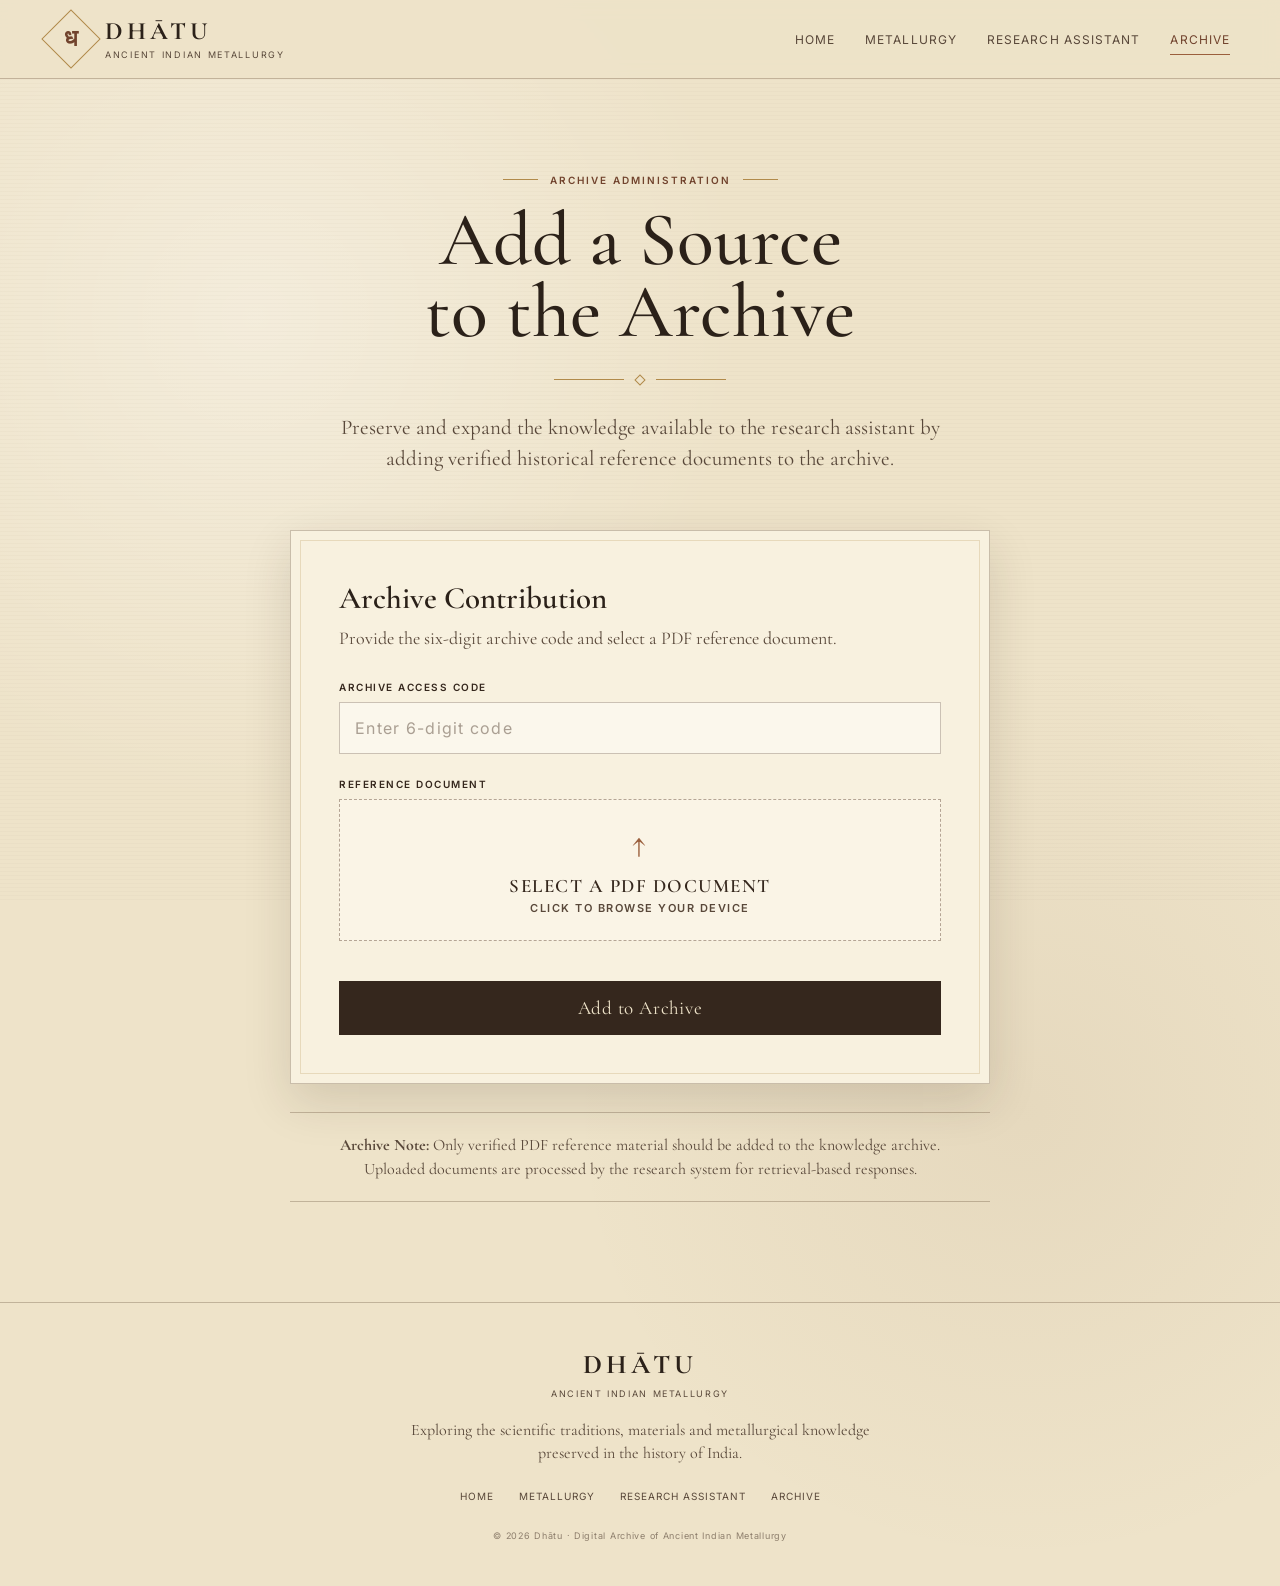
<file: src/main/resources/static/uploadTest.html>
<!DOCTYPE html>
<html lang="en">

<head>
    <meta charset="UTF-8">
    <meta name="viewport" content="width=device-width, initial-scale=1.0">

    <title>Archive Administration — Dhātu</title>

    <link rel="preconnect" href="https://fonts.googleapis.com">
    <link rel="preconnect" href="https://fonts.gstatic.com" crossorigin>

    <link
            href="https://fonts.googleapis.com/css2?family=Cormorant+Garamond:wght@400;500;600;700&family=Inter:wght@400;500;600&display=swap"
            rel="stylesheet"
    >

    <style>
        :root {
            --parchment: #eee3c9;
            --paper: #f8f1df;
            --ink: #2b2119;
            --ink-soft: #59483a;
            --brown: #624633;
            --brown-dark: #35271d;
            --copper: #9a5f3d;
            --copper-dark: #71432d;
            --gold: #b18a4a;
            --border: rgba(80, 55, 35, 0.28);

            --success-bg: #e3eadc;
            --success-text: #365137;

            --error-bg: #eadbd3;
            --error-text: #713b2f;
        }

        * {
            box-sizing: border-box;
        }

        html {
            scroll-behavior: smooth;
        }

        body {
            margin: 0;
            min-height: 100vh;

            color: var(--ink);

            font-family: "Inter", sans-serif;

            background:
                radial-gradient(
                    circle at 20% 20%,
                    rgba(255, 255, 255, 0.35),
                    transparent 30%
                ),
                radial-gradient(
                    circle at 80% 70%,
                    rgba(120, 80, 40, 0.07),
                    transparent 30%
                ),
                var(--parchment);
        }

        body::before {
            content: "";

            position: fixed;
            inset: 0;

            pointer-events: none;

            opacity: 0.12;

            background-image:
                repeating-linear-gradient(
                    0deg,
                    rgba(80, 50, 30, 0.15) 0px,
                    rgba(80, 50, 30, 0.15) 1px,
                    transparent 1px,
                    transparent 4px
                );

            z-index: -1;
        }

        a {
            color: inherit;
            text-decoration: none;
        }

        button,
        input {
            font: inherit;
        }

        /* =========================
           HEADER
        ========================= */

        header {
            position: sticky;
            top: 0;
            z-index: 100;

            border-bottom: 1px solid var(--border);

            background: rgba(238, 227, 201, 0.95);

            backdrop-filter: blur(8px);
        }

        .nav {
            width: min(1180px, calc(100% - 40px));

            min-height: 78px;

            margin: auto;

            display: flex;
            align-items: center;
            justify-content: space-between;

            gap: 30px;
        }

        .brand {
            display: flex;
            align-items: center;
            gap: 13px;

            flex-shrink: 0;
        }

        .brand-symbol {
            width: 42px;
            height: 42px;

            border: 1px solid var(--gold);

            display: flex;
            align-items: center;
            justify-content: center;

            color: var(--copper-dark);

            font-family: "Cormorant Garamond", serif;
            font-size: 23px;
            font-weight: 600;

            transform: rotate(45deg);
        }

        .brand-symbol span {
            transform: rotate(-45deg);
        }

        .brand-text {
            display: flex;
            flex-direction: column;
        }

        .brand-title {
            font-family: "Cormorant Garamond", serif;

            font-size: 25px;
            font-weight: 700;

            letter-spacing: 0.16em;

            line-height: 1;
        }

        .brand-subtitle {
            margin-top: 5px;

            font-size: 9px;

            letter-spacing: 0.19em;

            text-transform: uppercase;

            color: var(--ink-soft);
        }

        .nav-links {
            display: flex;
            align-items: center;

            gap: 30px;

            font-size: 12px;

            letter-spacing: 0.09em;

            text-transform: uppercase;
        }

        .nav-links a {
            position: relative;

            padding: 8px 0;

            color: var(--ink-soft);
        }

        .nav-links a::after {
            content: "";

            position: absolute;

            left: 0;
            bottom: 0;

            width: 0;
            height: 1px;

            background: var(--copper);

            transition: width 0.2s ease;
        }

        .nav-links a:hover {
            color: var(--ink);
        }

        .nav-links a:hover::after,
        .nav-links .active::after {
            width: 100%;
        }

        .nav-links .active {
            color: var(--copper-dark);
        }

        .menu-button {
            display: none;

            width: 44px;
            height: 44px;

            border: 1px solid var(--border);

            background: transparent;

            color: var(--ink);

            cursor: pointer;

            font-size: 20px;
        }

        /* =========================
           MOBILE MENU
        ========================= */

        .mobile-menu {
            display: none;

            padding: 15px 20px 25px;

            border-top: 1px solid var(--border);
        }

        .mobile-menu.open {
            display: block;
        }

        .mobile-menu a {
            display: block;

            padding: 14px 0;

            border-bottom: 1px solid var(--border);

            font-size: 12px;

            letter-spacing: 0.08em;

            text-transform: uppercase;
        }

        /* =========================
           MAIN
        ========================= */

        main {
            width: min(1000px, calc(100% - 40px));

            margin: auto;

            padding: 85px 0 100px;
        }

        .page-intro {
            max-width: 720px;

            margin: 0 auto 55px;

            text-align: center;
        }

        .eyebrow {
            display: inline-flex;

            align-items: center;

            gap: 12px;

            color: var(--copper-dark);

            font-size: 10px;

            font-weight: 600;

            letter-spacing: 0.2em;

            text-transform: uppercase;
        }

        .eyebrow::before,
        .eyebrow::after {
            content: "";

            width: 35px;
            height: 1px;

            background: var(--gold);
        }

        h1 {
            margin: 18px 0 15px;

            font-family: "Cormorant Garamond", serif;

            font-size: clamp(46px, 7vw, 76px);

            font-weight: 500;

            line-height: 0.95;
        }

        .intro-text {
            max-width: 620px;

            margin: auto;

            color: var(--ink-soft);

            font-family: "Cormorant Garamond", serif;

            font-size: 21px;

            line-height: 1.5;
        }

        /* =========================
           ORNAMENT
        ========================= */

        .ornament {
            display: flex;

            align-items: center;
            justify-content: center;

            gap: 12px;

            margin: 28px 0;
        }

        .ornament-line {
            width: 70px;
            height: 1px;

            background: var(--gold);
        }

        .ornament-diamond {
            width: 8px;
            height: 8px;

            border: 1px solid var(--gold);

            transform: rotate(45deg);
        }

        /* =========================
           UPLOAD CARD
        ========================= */

        .archive-card {
            position: relative;

            max-width: 700px;

            margin: auto;

            padding: 48px;

            background: var(--paper);

            border: 1px solid var(--border);

            box-shadow:
                0 18px 45px rgba(48, 32, 20, 0.14);
        }

        .archive-card::before {
            content: "";

            position: absolute;

            inset: 9px;

            border: 1px solid rgba(177, 138, 74, 0.24);

            pointer-events: none;
        }

        .card-content {
            position: relative;
            z-index: 1;
        }

        .card-heading {
            margin: 0 0 8px;

            font-family: "Cormorant Garamond", serif;

            font-size: 31px;

            font-weight: 600;
        }

        .card-description {
            margin: 0 0 30px;

            color: var(--ink-soft);

            font-family: "Cormorant Garamond", serif;

            font-size: 18px;

            line-height: 1.45;
        }

        /* =========================
           FORM
        ========================= */

        .field {
            margin-top: 24px;
        }

        .field label {
            display: block;

            margin-bottom: 9px;

            color: var(--brown-dark);

            font-size: 10px;

            font-weight: 600;

            letter-spacing: 0.15em;

            text-transform: uppercase;
        }

        .code-input {
            width: 100%;
            height: 52px;

            padding: 0 15px;

            border: 1px solid var(--border);

            outline: none;

            background: rgba(255, 255, 255, 0.4);

            color: var(--ink);

            letter-spacing: 0.25em;
        }

        .code-input:focus {
            border-color: var(--copper);

            box-shadow:
                0 0 0 3px rgba(154, 95, 61, 0.10);
        }

        .code-input::placeholder {
            color: rgba(89, 72, 58, 0.5);

            letter-spacing: 0.08em;
        }

        /* =========================
           FILE UPLOAD
        ========================= */

        .file-wrapper {
            position: relative;
        }

        .file-input {
            position: absolute;

            width: 1px;
            height: 1px;

            opacity: 0;
        }

        .file-label {
            min-height: 130px;

            padding: 25px;

            display: flex;

            flex-direction: column;

            align-items: center;

            justify-content: center;

            text-align: center;

            border: 1px dashed rgba(98, 70, 51, 0.45);

            background: rgba(255, 255, 255, 0.2);

            cursor: pointer;

            transition:
                border-color 0.2s ease,
                background 0.2s ease;
        }

        .file-label:hover,
        .file-label.dragover {
            border-color: var(--copper);

            background:
                rgba(154, 95, 61, 0.06);
        }

        .upload-symbol {
            margin-bottom: 10px;

            color: var(--copper);

            font-family: "Cormorant Garamond", serif;

            font-size: 32px;
        }

        .file-main-text {
            font-family: "Cormorant Garamond", serif;

            font-size: 19px;

            font-weight: 600;
        }

        .file-sub-text {
            margin-top: 4px;

            color: var(--ink-soft);

            font-size: 11px;
        }

        .selected-file {
            margin-top: 12px;

            color: var(--copper-dark);

            font-size: 12px;

            text-align: center;

            word-break: break-word;
        }

        /* =========================
           BUTTON
        ========================= */

        .upload-button {
            width: 100%;

            min-height: 54px;

            margin-top: 28px;

            border: 1px solid var(--brown-dark);

            background: var(--brown-dark);

            color: var(--parchment);

            cursor: pointer;

            font-family: "Cormorant Garamond", serif;

            font-size: 19px;

            letter-spacing: 0.04em;

            transition:
                background 0.2s ease,
                transform 0.2s ease;
        }

        .upload-button:hover:not(:disabled) {
            background: var(--copper-dark);

            transform: translateY(-1px);
        }

        .upload-button:disabled {
            opacity: 0.55;

            cursor: not-allowed;
        }

        /* =========================
           RESULT
        ========================= */

        .result {
            display: none;

            margin-top: 20px;

            padding: 15px 17px;

            font-size: 13px;

            line-height: 1.5;
        }

        .result.success {
            display: block;

            background: var(--success-bg);

            color: var(--success-text);

            border: 1px solid rgba(54, 81, 55, 0.18);
        }

        .result.error {
            display: block;

            background: var(--error-bg);

            color: var(--error-text);

            border: 1px solid rgba(113, 59, 47, 0.18);
        }

        /* =========================
           NOTE
        ========================= */

        .archive-note {
            max-width: 700px;

            margin: 28px auto 0;

            padding: 20px 24px;

            border-top: 1px solid var(--border);
            border-bottom: 1px solid var(--border);

            color: var(--ink-soft);

            font-family: "Cormorant Garamond", serif;

            font-size: 16px;

            line-height: 1.5;

            text-align: center;
        }

        /* =========================
           FOOTER
        ========================= */

        footer {
            padding: 45px 20px;

            border-top: 1px solid var(--border);

            text-align: center;
        }

        .footer-brand {
            font-family: "Cormorant Garamond", serif;

            font-size: 27px;

            font-weight: 700;

            letter-spacing: 0.16em;
        }

        .footer-subtitle {
            margin-top: 7px;

            color: var(--ink-soft);

            font-size: 9px;

            letter-spacing: 0.18em;

            text-transform: uppercase;
        }

        .footer-text {
            max-width: 520px;

            margin: 20px auto 0;

            color: var(--ink-soft);

            font-family: "Cormorant Garamond", serif;

            font-size: 16px;

            line-height: 1.45;
        }

        .footer-links {
            display: flex;

            justify-content: center;

            flex-wrap: wrap;

            gap: 25px;

            margin-top: 25px;

            font-size: 10px;

            letter-spacing: 0.1em;

            text-transform: uppercase;
        }

        .footer-links a {
            color: var(--ink-soft);
        }

        .footer-links a:hover {
            color: var(--copper-dark);
        }

        .copyright {
            margin-top: 28px;

            color: rgba(89, 72, 58, 0.65);

            font-size: 9px;

            letter-spacing: 0.08em;
        }

        /* =========================
           RESPONSIVE
        ========================= */

        @media (max-width: 800px) {

            .nav-links {
                display: none;
            }

            .menu-button {
                display: flex;

                align-items: center;
                justify-content: center;
            }

            main {
                padding-top: 65px;
            }

            .archive-card {
                padding: 38px 30px;
            }
        }

        @media (max-width: 600px) {

            .nav {
                width: calc(100% - 28px);

                min-height: 68px;
            }

            .brand-symbol {
                width: 36px;
                height: 36px;

                font-size: 19px;
            }

            .brand-title {
                font-size: 22px;
            }

            .brand-subtitle {
                font-size: 8px;
            }

            main {
                width: calc(100% - 28px);

                padding: 55px 0 75px;
            }

            h1 {
                font-size: clamp(43px, 15vw, 62px);
            }

            .intro-text {
                font-size: 18px;
            }

            .eyebrow {
                font-size: 8px;
            }

            .eyebrow::before,
            .eyebrow::after {
                width: 20px;
            }

            .archive-card {
                padding: 32px 20px;
            }

            .archive-card::before {
                inset: 6px;
            }

            .card-heading {
                font-size: 27px;
            }

            .card-description {
                font-size: 17px;
            }

            .file-label {
                min-height: 120px;

                padding: 20px 14px;
            }

            .upload-button {
                min-height: 56px;
            }

            footer {
                padding: 38px 18px;
            }
        }

        @media (max-width: 380px) {

            .brand-subtitle {
                display: none;
            }

            .brand-title {
                font-size: 20px;
            }

            .archive-card {
                padding: 28px 17px;
            }
        }
    </style>
</head>


<body>

<!-- ============================================================
     HEADER
============================================================ -->

<header>

    <nav class="nav">

        <a href="index.html" class="brand">

            <div class="brand-symbol">
                <span>ध</span>
            </div>

            <div class="brand-text">

                <div class="brand-title">
                    DHĀTU
                </div>

                <div class="brand-subtitle">
                    Ancient Indian Metallurgy
                </div>

            </div>

        </a>


        <div class="nav-links">

            <a href="index.html">
                Home
            </a>

            <a href="index.html#metallurgy">
                Metallurgy
            </a>

            <a href="chat.html">
                Research Assistant
            </a>

            <a href="admin.html" class="active">
                Archive
            </a>

        </div>


        <button
                type="button"
                class="menu-button"
                id="menuButton"
                aria-label="Open navigation"
                aria-expanded="false"
        >
            ☰
        </button>

    </nav>


    <div class="mobile-menu" id="mobileMenu">

        <a href="index.html">
            Home
        </a>

        <a href="index.html#metallurgy">
            Metallurgy
        </a>

        <a href="chat.html">
            Research Assistant
        </a>

        <a href="admin.html">
            Archive
        </a>

    </div>

</header>


<!-- ============================================================
     MAIN
============================================================ -->

<main>

    <section class="page-intro">

        <div class="eyebrow">
            Archive Administration
        </div>

        <h1>
            Add a Source<br>
            to the Archive
        </h1>

        <div class="ornament">

            <span class="ornament-line"></span>

            <span class="ornament-diamond"></span>

            <span class="ornament-line"></span>

        </div>

        <p class="intro-text">
            Preserve and expand the knowledge available to the
            research assistant by adding verified historical
            reference documents to the archive.
        </p>

    </section>


    <!-- ========================================================
         UPLOAD FORM
    ========================================================= -->

    <section class="archive-card">

        <div class="card-content">

            <h2 class="card-heading">
                Archive Contribution
            </h2>

            <p class="card-description">
                Provide the six-digit archive code and select
                a PDF reference document.
            </p>


            <form id="uploadForm" novalidate>

                <!-- ACCESS CODE -->

                <div class="field">

                    <label for="code">
                        Archive Access Code
                    </label>

                    <input
                            type="text"
                            id="code"
                            name="code"
                            class="code-input"
                            placeholder="Enter 6-digit code"
                            inputmode="numeric"
                            autocomplete="off"
                            maxlength="6"
                            pattern="[0-9]{6}"
                            required
                    >

                </div>


                <!-- PDF -->

                <div class="field">

                    <label for="pdf">
                        Reference Document
                    </label>

                    <div class="file-wrapper">

                        <input
                                type="file"
                                id="pdf"
                                name="pdf"
                                class="file-input"
                                accept="application/pdf,.pdf"
                                required
                        >

                        <label
                                for="pdf"
                                class="file-label"
                                id="fileLabel"
                        >

                            <div class="upload-symbol">
                                ↑
                            </div>

                            <div class="file-main-text">
                                Select a PDF document
                            </div>

                            <div class="file-sub-text">
                                Click to browse your device
                            </div>

                        </label>

                    </div>

                    <div
                            class="selected-file"
                            id="selectedFile"
                    ></div>

                </div>


                <!-- UPLOAD BUTTON -->

                <button
                        type="submit"
                        id="uploadButton"
                        class="upload-button"
                >
                    Add to Archive
                </button>


                <!-- RESULT -->

                <div
                        id="result"
                        class="result"
                        role="status"
                        aria-live="polite"
                ></div>

            </form>

        </div>

    </section>


    <div class="archive-note">

        <strong>Archive Note:</strong>
        Only verified PDF reference material should be added
        to the knowledge archive. Uploaded documents are processed
        by the research system for retrieval-based responses.

    </div>

</main>


<!-- ============================================================
     FOOTER
============================================================ -->

<footer>

    <div class="footer-brand">
        DHĀTU
    </div>

    <div class="footer-subtitle">
        Ancient Indian Metallurgy
    </div>

    <p class="footer-text">
        Exploring the scientific traditions, materials and
        metallurgical knowledge preserved in the history of India.
    </p>

    <div class="footer-links">

        <a href="index.html">
            Home
        </a>

        <a href="index.html#metallurgy">
            Metallurgy
        </a>

        <a href="chat.html">
            Research Assistant
        </a>

        <a href="admin.html">
            Archive
        </a>

    </div>

    <div class="copyright">
        © 2026 Dhātu · Digital Archive of Ancient Indian Metallurgy
    </div>

</footer>


<!-- ============================================================
     JAVASCRIPT
============================================================ -->

<script>

    /*
     * ==========================================================
     * SPRING BOOT BACKEND
     * ==========================================================
     */

    const API_BASE_URL = "http://localhost:8090";


    /* ==========================================================
       ELEMENTS
    ========================================================== */

    const form =
        document.getElementById("uploadForm");

    const button =
        document.getElementById("uploadButton");

    const result =
        document.getElementById("result");

    const codeInput =
        document.getElementById("code");

    const pdfInput =
        document.getElementById("pdf");

    const fileLabel =
        document.getElementById("fileLabel");

    const selectedFile =
        document.getElementById("selectedFile");

    const menuButton =
        document.getElementById("menuButton");

    const mobileMenu =
        document.getElementById("mobileMenu");


    /* ==========================================================
       MOBILE MENU
    ========================================================== */

    menuButton.addEventListener("click", () => {

        const open =
            mobileMenu.classList.toggle("open");

        menuButton.setAttribute(
            "aria-expanded",
            String(open)
        );

        menuButton.textContent =
            open ? "×" : "☰";

    });


    mobileMenu
        .querySelectorAll("a")
        .forEach(link => {

            link.addEventListener("click", () => {

                mobileMenu.classList.remove("open");

                menuButton.setAttribute(
                    "aria-expanded",
                    "false"
                );

                menuButton.textContent = "☰";

            });

        });


    /* ==========================================================
       CODE INPUT
    ========================================================== */

    codeInput.addEventListener("input", () => {

        codeInput.value =
            codeInput.value
                .replace(/\D/g, "")
                .slice(0, 6);

    });


    /* ==========================================================
       FILE SELECTION
    ========================================================== */

    pdfInput.addEventListener("change", () => {

        const file =
            pdfInput.files[0];

        if (!file) {

            selectedFile.textContent = "";

            return;
        }

        if (!isPdf(file)) {

            selectedFile.textContent =
                "Invalid file. Please select a PDF.";

            pdfInput.value = "";

            return;
        }

        selectedFile.textContent =
            `Selected: ${file.name}`;

    });


    /* ==========================================================
       DRAG AND DROP
    ========================================================== */

    fileLabel.addEventListener(
        "dragover",
        event => {

            event.preventDefault();

            fileLabel.classList.add("dragover");

        }
    );


    fileLabel.addEventListener(
        "dragleave",
        () => {

            fileLabel.classList.remove("dragover");

        }
    );


    fileLabel.addEventListener(
        "drop",
        event => {

            event.preventDefault();

            fileLabel.classList.remove("dragover");

            const file =
                event.dataTransfer.files[0];

            if (!file) {
                return;
            }

            if (!isPdf(file)) {

                showResult(
                    "Only PDF files are accepted.",
                    false
                );

                return;
            }

            const dataTransfer =
                new DataTransfer();

            dataTransfer.items.add(file);

            pdfInput.files =
                dataTransfer.files;

            selectedFile.textContent =
                `Selected: ${file.name}`;

        }
    );


    /* ==========================================================
       FORM SUBMISSION
    ========================================================== */

    form.addEventListener(
        "submit",
        async event => {

            event.preventDefault();

            clearResult();


            const code =
                codeInput.value.trim();

            const pdf =
                pdfInput.files[0];


            /* ----------------------------------------------
               Validate access code
            ---------------------------------------------- */

            if (!/^\d{6}$/.test(code)) {

                showResult(
                    "Please enter a valid 6-digit archive access code.",
                    false
                );

                codeInput.focus();

                return;
            }


            /* ----------------------------------------------
               Validate PDF
            ---------------------------------------------- */

            if (!pdf) {

                showResult(
                    "Please select a PDF reference document.",
                    false
                );

                return;
            }


            if (!isPdf(pdf)) {

                showResult(
                    "Only PDF files are accepted.",
                    false
                );

                return;
            }


            /* ----------------------------------------------
               Create multipart request
            ---------------------------------------------- */

            const formData =
                new FormData();

            /*
             * Spring Boot should use:
             *
             * @RequestParam("pdf")
             */

            formData.append(
                "pdf",
                pdf
            );


            /* ----------------------------------------------
               Loading state
            ---------------------------------------------- */

            setLoading(true);


            try {

                const params =
                    new URLSearchParams({
                        code: code
                    });


                /*
                 * POST:
                 *
                 * http://localhost:8090/ai/admin/upload?code=123456
                 */

                const response =
                    await fetch(
                        `${API_BASE_URL}/ai/admin/upload?${params.toString()}`,
                        {
                            method: "POST",

                            body: formData
                        }
                    );


                /* ------------------------------------------
                   HTTP error
                ------------------------------------------ */

                if (!response.ok) {

                    throw new Error(
                        `Upload failed. HTTP ${response.status}`
                    );

                }


                /* ------------------------------------------
                   Backend returns boolean
                ------------------------------------------ */

                const success =
                    await response.json();


                if (success === true) {

                    showResult(
                        "The PDF has been successfully added to the archive.",
                        true
                    );

                    form.reset();

                    selectedFile.textContent = "";

                } else {

                    showResult(
                        "The server could not add this document to the archive.",
                        false
                    );

                }


            } catch (error) {

                console.error(
                    "Upload error:",
                    error
                );

                showResult(
                    "Unable to reach the Spring Boot server. Make sure it is running on port 8090.",
                    false
                );

            } finally {

                setLoading(false);

            }

        }
    );


    /* ==========================================================
       PDF VALIDATION
    ========================================================== */

    function isPdf(file) {

        if (!file) {
            return false;
        }

        return (
            file.type === "application/pdf" ||
            file.name
                .toLowerCase()
                .endsWith(".pdf")
        );

    }


    /* ==========================================================
       LOADING
    ========================================================== */

    function setLoading(isLoading) {

        button.disabled =
            isLoading;

        button.textContent =
            isLoading
                ? "Adding to Archive..."
                : "Add to Archive";

    }


    /* ==========================================================
       RESULT
    ========================================================== */

    function showResult(
        message,
        success
    ) {

        result.textContent =
            message;

        result.className =
            success
                ? "result success"
                : "result error";

        result.style.display =
            "block";

    }


    function clearResult() {

        result.textContent = "";

        result.className = "result";

        result.style.display = "none";

    }

</script>

</body>
</html>
</file>
